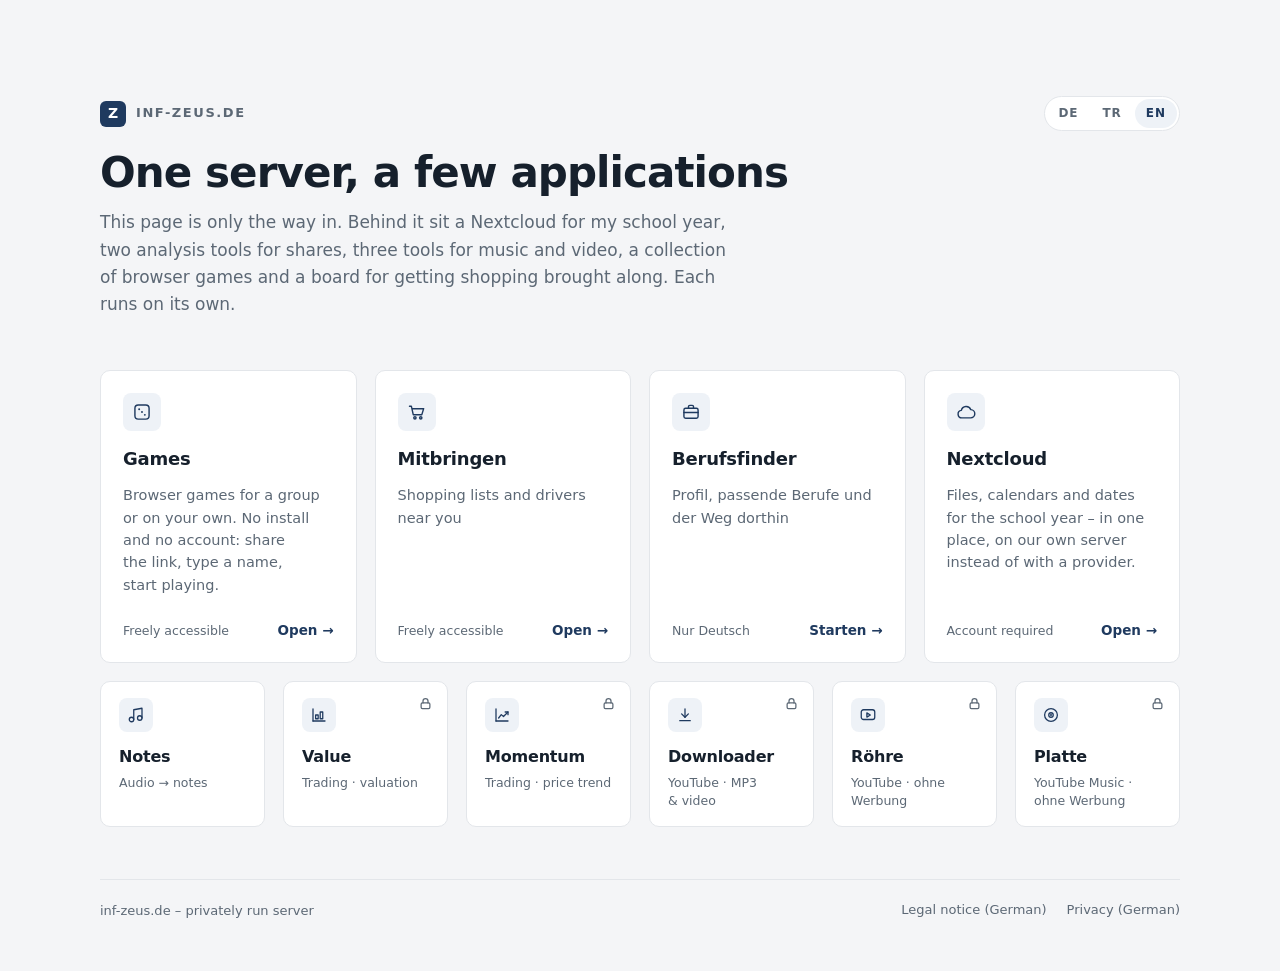
<file: index.html>
<!DOCTYPE html>
<html lang="de">
<head>
<meta charset="utf-8">
<meta name="viewport" content="width=device-width, initial-scale=1, viewport-fit=cover">
<title>inf-zeus.de</title>
<meta name="description" data-t-attr="content:start.beschreibung" content="Startseite von inf-zeus.de: Nextcloud für den Jahrgang, zwei Auswertungswerkzeuge für Aktien, Notenerkennung, ein Lader für Audio und Video und eine Sammlung Browserspiele.">
<meta name="theme-color" content="#f4f5f7">
<meta name="robots" content="index, follow">
<link rel="icon" href="data:image/svg+xml,<svg xmlns='http://www.w3.org/2000/svg' viewBox='0 0 32 32'><rect width='32' height='32' rx='7' fill='%231f3a5f'/><text x='16' y='22' font-family='system-ui,sans-serif' font-size='17' font-weight='700' fill='%23ffffff' text-anchor='middle'>Z</text></svg>">
<style>
/* Bewusst helles, ruhiges Layout: diese Seite ist die Visitenkarte vor den
   drei Anwendungen, nicht selbst eine Anwendung. Eine Akzentfarbe, Haarlinien
   statt Verlaeufe. Alles inline, damit die Startseite ohne einen einzigen
   weiteren Request steht. */
:root {
  --grund:   #f4f5f7;
  --flaeche: #ffffff;
  --linie:   #e3e6ea;
  --linie-stark: #c8d0da;
  --schrift: #16202c;
  --leise:   #5c6875;
  --akzent:  #1f3a5f;
  --akzent-hell: #eef2f7;
  --radius: 10px;
  --hoehe: 236px;   /* Hoehe einer vollen Kachel; die Stapel teilen sie */
  --spalt: 18px;    /* Abstand im Raster – die Stapel nutzen denselben */
  --breit: 1080px;  /* Kopf, Raster und Fuss enden an derselben Kante */
}

* { box-sizing: border-box; margin: 0; padding: 0; }

html { -webkit-text-size-adjust: 100%; }

body {
  min-height: 100dvh;
  background: var(--grund);
  color: var(--schrift);
  font: 400 16px/1.6 system-ui, -apple-system, "Segoe UI", Roboto, "Helvetica Neue", sans-serif;
  -webkit-font-smoothing: antialiased;
  display: flex;
  flex-direction: column;
  align-items: center;
  padding: clamp(40px, 8vw, 96px) 20px calc(48px + env(safe-area-inset-bottom));
  gap: clamp(32px, 5vw, 52px);
}

/* --- Kopf ---------------------------------------------------------------- */

header { width: 100%; max-width: var(--breit); }

/* Kopfzeile: Marke links, Sprachwahl rechts. Der Umschalter wird von
   sprache.js gefuellt und bleibt ohne JavaScript leer - deshalb :empty. */
.kopfzeile {
  display: flex;
  align-items: center;
  justify-content: space-between;
  gap: 12px;
  flex-wrap: wrap;
  margin-bottom: 18px;
}
.kopfzeile .marke { margin-bottom: 0; }

.sprachwahl {
  display: flex;
  gap: 2px;
  padding: 2px;
  border: 1px solid var(--linie);
  border-radius: 999px;
  background: var(--flaeche);
}
.sprachwahl:empty { display: none; }

.sprachknopf {
  font: inherit;
  font-size: 12px;
  font-weight: 700;
  letter-spacing: .08em;
  padding: 5px 11px;
  border: 0;
  border-radius: 999px;
  background: transparent;
  color: var(--leise);
  cursor: pointer;
  transition: color .18s ease, background .18s ease;
}
.sprachknopf:hover { color: var(--schrift); }
.sprachknopf.sel { background: var(--akzent-hell); color: var(--akzent); }
.sprachknopf:focus-visible { outline: 2px solid var(--akzent); outline-offset: 2px; }

.marke {
  display: inline-flex;
  align-items: center;
  gap: 10px;
  font-size: 13px;
  font-weight: 600;
  letter-spacing: .12em;
  text-transform: uppercase;
  color: var(--leise);
  margin-bottom: 18px;
}

.marke .zeichen {
  width: 26px;
  height: 26px;
  border-radius: 6px;
  background: var(--akzent);
  color: #fff;
  display: grid;
  place-items: center;
  font-size: 14px;
  font-weight: 700;
  letter-spacing: 0;
}

h1 {
  font-size: clamp(30px, 6vw, 42px);
  line-height: 1.15;
  letter-spacing: -.022em;
  font-weight: 650;
  text-wrap: balance;
}

.sub {
  margin-top: 12px;
  max-width: 58ch;
  color: var(--leise);
  font-size: clamp(15px, 2.4vw, 17px);
  text-wrap: pretty;
}

/* --- Raster -------------------------------------------------------------- */
/* Oben vier volle Kacheln, darunter die Werkzeuge als Reihe kleiner Kacheln.
   Breit vier nebeneinander, mittelbreit 2x2, schmal alles untereinander. */

.raster {
  width: 100%;
  max-width: var(--breit);
  display: grid;
  grid-template-columns: 1fr;
  gap: 16px;
}

@media (min-width: 640px) {
  .raster { grid-template-columns: repeat(2, 1fr); gap: var(--spalt); }
  .kachel { min-height: var(--hoehe); }
}

@media (min-width: 1000px) {
  .raster { grid-template-columns: repeat(4, 1fr); }
}

/* --- Kacheln ------------------------------------------------------------- */

.kachel {
  display: flex;
  flex-direction: column;
  gap: 10px;
  background: var(--flaeche);
  border: 1px solid var(--linie);
  border-radius: var(--radius);
  padding: 22px 22px 20px;
  text-decoration: none;
  color: inherit;
  transition: border-color .16s ease, box-shadow .16s ease;
}

.kachel:hover, .kachel:focus-visible {
  border-color: var(--linie-stark);
  box-shadow: 0 2px 12px rgba(22, 32, 44, .07);
}

.kachel:focus-visible {
  outline: 2px solid var(--akzent);
  outline-offset: 2px;
}

.symbol {
  width: 38px;
  height: 38px;
  border-radius: 8px;
  background: var(--akzent-hell);
  color: var(--akzent);
  display: grid;
  place-items: center;
  margin-bottom: 4px;
  flex: none;
}

.symbol svg { width: 20px; height: 20px; display: block; }

.kachel h2 {
  font-size: 18px;
  font-weight: 640;
  letter-spacing: -.012em;
}

.kachel p {
  color: var(--leise);
  font-size: 14.5px;
  line-height: 1.55;
  text-wrap: pretty;
}

/* Die Fusszeile jeder Kachel: links der Hinweis, rechts die Aktion. margin-top
   auto haelt sie unten, damit alle Kacheln an derselben Linie enden. */
.fuss {
  margin-top: auto;
  padding-top: 14px;
  display: flex;
  align-items: center;
  justify-content: space-between;
  gap: 12px;
  font-size: 13.5px;
  font-weight: 600;
  color: var(--akzent);
}

.fuss > :last-child { white-space: nowrap; }

.hinweis {
  font-weight: 400;
  color: var(--leise);
  font-size: 12.5px;
}

.pfeil {
  display: inline-block;
  transition: transform .16s ease;
}

.kachel:hover .pfeil { transform: translateX(3px); }

/* --- Werkzeuge: kleine Kacheln ueber die ganze Breite ---------------------- */
/* Flex mit Wachsen statt Raster: breit stehen alle fuenf in einer Reihe, und
   bricht es um, fuellt die letzte Reihe die Breite, statt halb leer zu
   bleiben. Bewusst nichts zum Aufklappen: ein Klick bis ins Werkzeug. */

.werkzeuge {
  grid-column: 1 / -1;
  display: flex;
  flex-wrap: wrap;
  gap: 16px;
}

.werkzeuge > .kachel { flex: 1 1 150px; }

/* Handy 2 + 2 + 1, mittelbreit 3 + 2, breit alle fuenf in einer Reihe. */
@media (min-width: 640px) {
  .werkzeuge { gap: var(--spalt); }
  .werkzeuge > .kachel { flex-basis: 30%; }
}

@media (min-width: 1000px) {
  .werkzeuge > .kachel { flex-basis: 0; }
}

.kachel { position: relative; }

.kachel.klein {
  min-height: 0;
  gap: 4px;
  padding: 16px 18px;
}

.klein .symbol {
  width: 34px;
  height: 34px;
  margin-bottom: 8px;
}

.klein .symbol svg { width: 18px; height: 18px; }

.klein h2 { font-size: 16px; }

.klein p {
  font-size: 12.5px;
  line-height: 1.45;
}

/* Das Schloss oben rechts an allem, was nach /anmelden/ fragt. Nextcloud
   bekommt keins - dort gibt es eigene, offene Konten. */
.schloss {
  position: absolute;
  top: 14px;
  right: 14px;
  width: 15px;
  height: 15px;
  color: var(--leise);
}

/* --- Fuss ---------------------------------------------------------------- */

footer {
  width: 100%;
  max-width: var(--breit);
  border-top: 1px solid var(--linie);
  padding-top: 20px;
  display: flex;
  flex-wrap: wrap;
  align-items: center;
  justify-content: space-between;
  gap: 12px 24px;
  color: var(--leise);
  font-size: 13px;
}

footer nav { display: flex; gap: 20px; flex-wrap: wrap; }

footer a {
  color: var(--leise);
  text-decoration: none;
  border-bottom: 1px solid transparent;
  padding-bottom: 1px;
  transition: color .16s ease, border-color .16s ease;
}

footer a:hover, footer a:focus-visible {
  color: var(--schrift);
  border-color: var(--linie-stark);
  outline: none;
}

@media (prefers-reduced-motion: reduce) {
  * { transition: none !important; }
}
</style>
</head>
<body>

<header>
  <div class="kopfzeile">
    <div class="marke"><span class="zeichen" aria-hidden="true">Z</span>inf-zeus.de</div>
    <!-- Wird von sprache.js gefuellt; ohne JavaScript bleibt er leer. -->
    <div data-sprachwahl aria-label="Sprache"></div>
  </div>
  <h1 data-t="start.h1">Ein Server, ein paar Anwendungen</h1>
  <p class="sub" data-t-html="start.sub">Diese Seite ist nur der Einstieg. Dahinter liegen eine Nextcloud für
    meinen Jahrgang, zwei Auswertungswerkzeuge für Aktien, drei Werkzeuge für
    Musik und Videos, eine Sammlung Browserspiele und ein Brett, auf dem man sich
    Einkäufe mitbringen lässt. Jedes läuft eigenständig.</p>
</header>

<main class="raster">

  <a class="kachel" href="/spiele/">
    <span class="symbol" aria-hidden="true">
      <svg viewBox="0 0 24 24" fill="none" stroke="currentColor" stroke-width="1.7"
           stroke-linecap="round" stroke-linejoin="round">
        <rect x="3.5" y="3.5" width="17" height="17" rx="4"/>
        <circle cx="8.6" cy="8.6" r="1.15" fill="currentColor" stroke="none"/>
        <circle cx="12" cy="12" r="1.15" fill="currentColor" stroke="none"/>
        <circle cx="15.4" cy="15.4" r="1.15" fill="currentColor" stroke="none"/>
      </svg>
    </span>
    <h2 data-t="start.spiele">Spiele</h2>
    <p data-t-html="start.spieleText">Browserspiele für die Runde oder allein. Ohne Installation und ohne
      Konto: Link teilen, Namen eintippen, losspielen.</p>
    <span class="fuss">
      <span class="hinweis" data-t="start.frei">Frei zugänglich</span>
      <span data-t-html="start.oeffnen">Öffnen <span class="pfeil" aria-hidden="true">→</span></span>
    </span>
  </a>

  <!-- Mitbringen (seit 21.10.2026). doku/mitbringen.md -->
  <a class="kachel" href="/mitbringen/">
    <span class="symbol" aria-hidden="true">
      <svg viewBox="0 0 24 24" fill="none" stroke="currentColor" stroke-width="1.7"
           stroke-linecap="round" stroke-linejoin="round">
        <path d="M3 5h2.2l2.3 10.2h10.3L20 8H6.4"/>
        <circle cx="9.5" cy="19" r="1.4"/><circle cx="16.5" cy="19" r="1.4"/>
      </svg>
    </span>
    <h2 data-t="start.mitbringen">Mitbringen</h2>
    <p data-t="start.mitbringenText">Einkaufslisten und Fahrer in deiner Nähe</p>
    <span class="fuss">
      <span class="hinweis" data-t="start.frei">Frei zugänglich</span>
      <span data-t-html="start.oeffnen">Öffnen <span class="pfeil" aria-hidden="true">→</span></span>
    </span>
  </a>

  <!-- Berufsfinder (seit 20.10.2026). Nur Deutsch, deshalb ohne data-t: die
       Kachel bleibt auch auf der tuerkischen und englischen Startseite deutsch,
       wie die Seite dahinter. -->
  <a class="kachel" href="/berufsfinder/">
    <span class="symbol" aria-hidden="true">
      <svg viewBox="0 0 24 24" fill="none" stroke="currentColor" stroke-width="1.7"
           stroke-linecap="round" stroke-linejoin="round">
        <rect x="3.5" y="7.5" width="17" height="12" rx="2"/>
        <path d="M9 7.5V5.5a1.5 1.5 0 0 1 1.5-1.5h3A1.5 1.5 0 0 1 15 5.5v2"/>
        <path d="M3.5 12.5h17"/>
      </svg>
    </span>
    <h2>Berufsfinder</h2>
    <p>Profil, passende Berufe und der Weg dorthin</p>
    <span class="fuss">
      <span class="hinweis">Nur Deutsch</span>
      <span>Starten <span class="pfeil" aria-hidden="true">→</span></span>
    </span>
  </a>

  <!-- Nextcloud ohne Schloss: sie hat eigene Konten, und neue kommen dazu -
       das ist nicht die eine Anmeldung der Werkzeuge darunter. -->
  <a class="kachel" href="/nextcloud/">
    <span class="symbol" aria-hidden="true">
      <svg viewBox="0 0 24 24" fill="none" stroke="currentColor" stroke-width="1.7"
           stroke-linecap="round" stroke-linejoin="round">
        <path d="M17.5 19H7a4.5 4.5 0 0 1-.6-8.96A6 6 0 0 1 17.8 9.2 4.4 4.4 0 0 1 17.5 19Z"/>
      </svg>
    </span>
    <h2>Nextcloud</h2>
    <p data-t-html="start.cloud">Dateien, Kalender und Termine für den Jahrgang – an einer Stelle, auf
      eigenem Server statt bei einem Anbieter.</p>
    <span class="fuss">
      <span class="hinweis" data-t="start.konto">Konto erforderlich</span>
      <span data-t-html="start.oeffnen">Öffnen <span class="pfeil" aria-hidden="true">→</span></span>
    </span>
  </a>

  <!-- Die Werkzeuge: eine Reihe kleiner Kacheln. Das Schloss oben rechts heisst
       "dahinter fragt /anmelden/" (doku/betrieb.md, "Anmeldung") - die
       gesperrten stehen deshalb zusammen am Ende. -->
  <div class="werkzeuge">

  <a class="kachel klein" href="/noten/">
    <span class="symbol" aria-hidden="true">
      <svg viewBox="0 0 24 24" fill="none" stroke="currentColor" stroke-width="1.7"
           stroke-linecap="round" stroke-linejoin="round">
        <path d="M9 18V5l11-2v13"/><circle cx="6" cy="18" r="3"/><circle cx="17" cy="16" r="3"/>
      </svg>
    </span>
    <h2 data-t="start.noten">Noten</h2>
    <p data-t="start.notenText">Audio → Noten</p>
  </a>

  <a class="kachel klein" href="/tradebot_value/">
    <span class="symbol" aria-hidden="true">
      <svg viewBox="0 0 24 24" fill="none" stroke="currentColor" stroke-width="1.7"
           stroke-linecap="round" stroke-linejoin="round">
        <path d="M4 20V4"/><path d="M4 20h16"/>
        <rect x="7.5" y="12" width="3.4" height="5"/>
        <rect x="13.6" y="8" width="3.4" height="9"/>
      </svg>
    </span>
    <svg class="schloss" viewBox="0 0 24 24" fill="none" stroke="currentColor" stroke-width="2"
         stroke-linecap="round" stroke-linejoin="round" role="img"
         data-t-attr="aria-label:start.passwort" aria-label="Mit Passwort"><title data-t="start.passwort">Mit Passwort</title>
      <rect x="5" y="11" width="14" height="9" rx="2"/><path d="M8 11V8a4 4 0 0 1 8 0v3"/>
    </svg>
    <h2>Value</h2>
    <p data-t="start.value">Trading · Bewertung</p>
  </a>

  <a class="kachel klein" href="/tradingbot_momentum/">
    <span class="symbol" aria-hidden="true">
      <svg viewBox="0 0 24 24" fill="none" stroke="currentColor" stroke-width="1.7"
           stroke-linecap="round" stroke-linejoin="round">
        <path d="M4 20V4"/><path d="M4 20h16"/>
        <path d="M7.5 16l3.5-4.5 3 2.5L20 8"/>
        <path d="M16.2 8H20v3.6"/>
      </svg>
    </span>
    <svg class="schloss" viewBox="0 0 24 24" fill="none" stroke="currentColor" stroke-width="2"
         stroke-linecap="round" stroke-linejoin="round" role="img"
         data-t-attr="aria-label:start.passwort" aria-label="Mit Passwort"><title data-t="start.passwort">Mit Passwort</title>
      <rect x="5" y="11" width="14" height="9" rx="2"/><path d="M8 11V8a4 4 0 0 1 8 0v3"/>
    </svg>
    <h2>Momentum</h2>
    <p data-t="start.momentum">Trading · Kursverlauf</p>
  </a>

  <!-- rel=nofollow beim Lader, der Roehre und der Platte: fuer Suchmaschinen liegt
       dahinter nur die Anmeldung. -->
  <a class="kachel klein" href="/downloader/" rel="nofollow">
    <span class="symbol" aria-hidden="true">
      <svg viewBox="0 0 24 24" fill="none" stroke="currentColor" stroke-width="1.7"
           stroke-linecap="round" stroke-linejoin="round">
        <path d="M12 4v11"/><path d="M7.5 10.5 12 15l4.5-4.5"/><path d="M5 19.5h14"/>
      </svg>
    </span>
    <svg class="schloss" viewBox="0 0 24 24" fill="none" stroke="currentColor" stroke-width="2"
         stroke-linecap="round" stroke-linejoin="round" role="img"
         data-t-attr="aria-label:start.passwort" aria-label="Mit Passwort"><title data-t="start.passwort">Mit Passwort</title>
      <rect x="5" y="11" width="14" height="9" rx="2"/><path d="M8 11V8a4 4 0 0 1 8 0v3"/>
    </svg>
    <h2 data-t="start.lader">Lader</h2>
    <p data-t="start.laderText">YouTube · MP3 &amp; Video</p>
  </a>

  <!-- Roehre (seit 21.10.2026 auf der Startseite). Nur Deutsch wie der
       Berufsfinder, deshalb ohne data-t. doku/roehre.md -->
  <a class="kachel klein" href="/roehre/" rel="nofollow">
    <span class="symbol" aria-hidden="true">
      <svg viewBox="0 0 24 24" fill="none" stroke="currentColor" stroke-width="1.7"
           stroke-linecap="round" stroke-linejoin="round">
        <rect x="3" y="5" width="18" height="13" rx="3"/><path d="M10.5 9.2v5.6l4.6-2.8z"/>
      </svg>
    </span>
    <svg class="schloss" viewBox="0 0 24 24" fill="none" stroke="currentColor" stroke-width="2"
         stroke-linecap="round" stroke-linejoin="round" role="img"
         data-t-attr="aria-label:start.passwort" aria-label="Mit Passwort"><title data-t="start.passwort">Mit Passwort</title>
      <rect x="5" y="11" width="14" height="9" rx="2"/><path d="M8 11V8a4 4 0 0 1 8 0v3"/>
    </svg>
    <h2>Röhre</h2>
    <p>YouTube · ohne Werbung</p>
  </a>

  <!-- Platte (seit 23.10.2026). Nur Deutsch wie die Roehre, deshalb ohne
       data-t. doku/platte.md -->
  <a class="kachel klein" href="/platte/" rel="nofollow">
    <span class="symbol" aria-hidden="true">
      <svg viewBox="0 0 24 24" fill="none" stroke="currentColor" stroke-width="1.7"
           stroke-linecap="round" stroke-linejoin="round">
        <circle cx="12" cy="12" r="8.5"/><circle cx="12" cy="12" r="3"/><circle cx="12" cy="12" r=".6"/>
      </svg>
    </span>
    <svg class="schloss" viewBox="0 0 24 24" fill="none" stroke="currentColor" stroke-width="2"
         stroke-linecap="round" stroke-linejoin="round" role="img"
         data-t-attr="aria-label:start.passwort" aria-label="Mit Passwort"><title data-t="start.passwort">Mit Passwort</title>
      <rect x="5" y="11" width="14" height="9" rx="2"/><path d="M8 11V8a4 4 0 0 1 8 0v3"/>
    </svg>
    <h2>Platte</h2>
    <p>YouTube Music · ohne Werbung</p>
  </a>

  </div>

</main>

<footer>
  <span data-t="start.fuss">inf-zeus.de – privat betriebener Server</span>
  <nav>
    <a href="/recht/impressum/" data-t="start.impressum">Impressum</a>
    <a href="/recht/datenschutz/" data-t="start.datenschutz">Datenschutz</a>
  </nav>
</footer>

<!-- Sprachen. Deutsch steht im HTML darueber; dieses Modul legt Tuerkisch und
     Englisch darauf. Ohne JavaScript bleibt alles deutsch und vollstaendig. -->
<script type="module">
  import { starteSprache } from "./sprache.js";
  import { WOERTER } from "./texte.js";
  starteSprache(WOERTER);
</script>

</body>
</html>
</file>
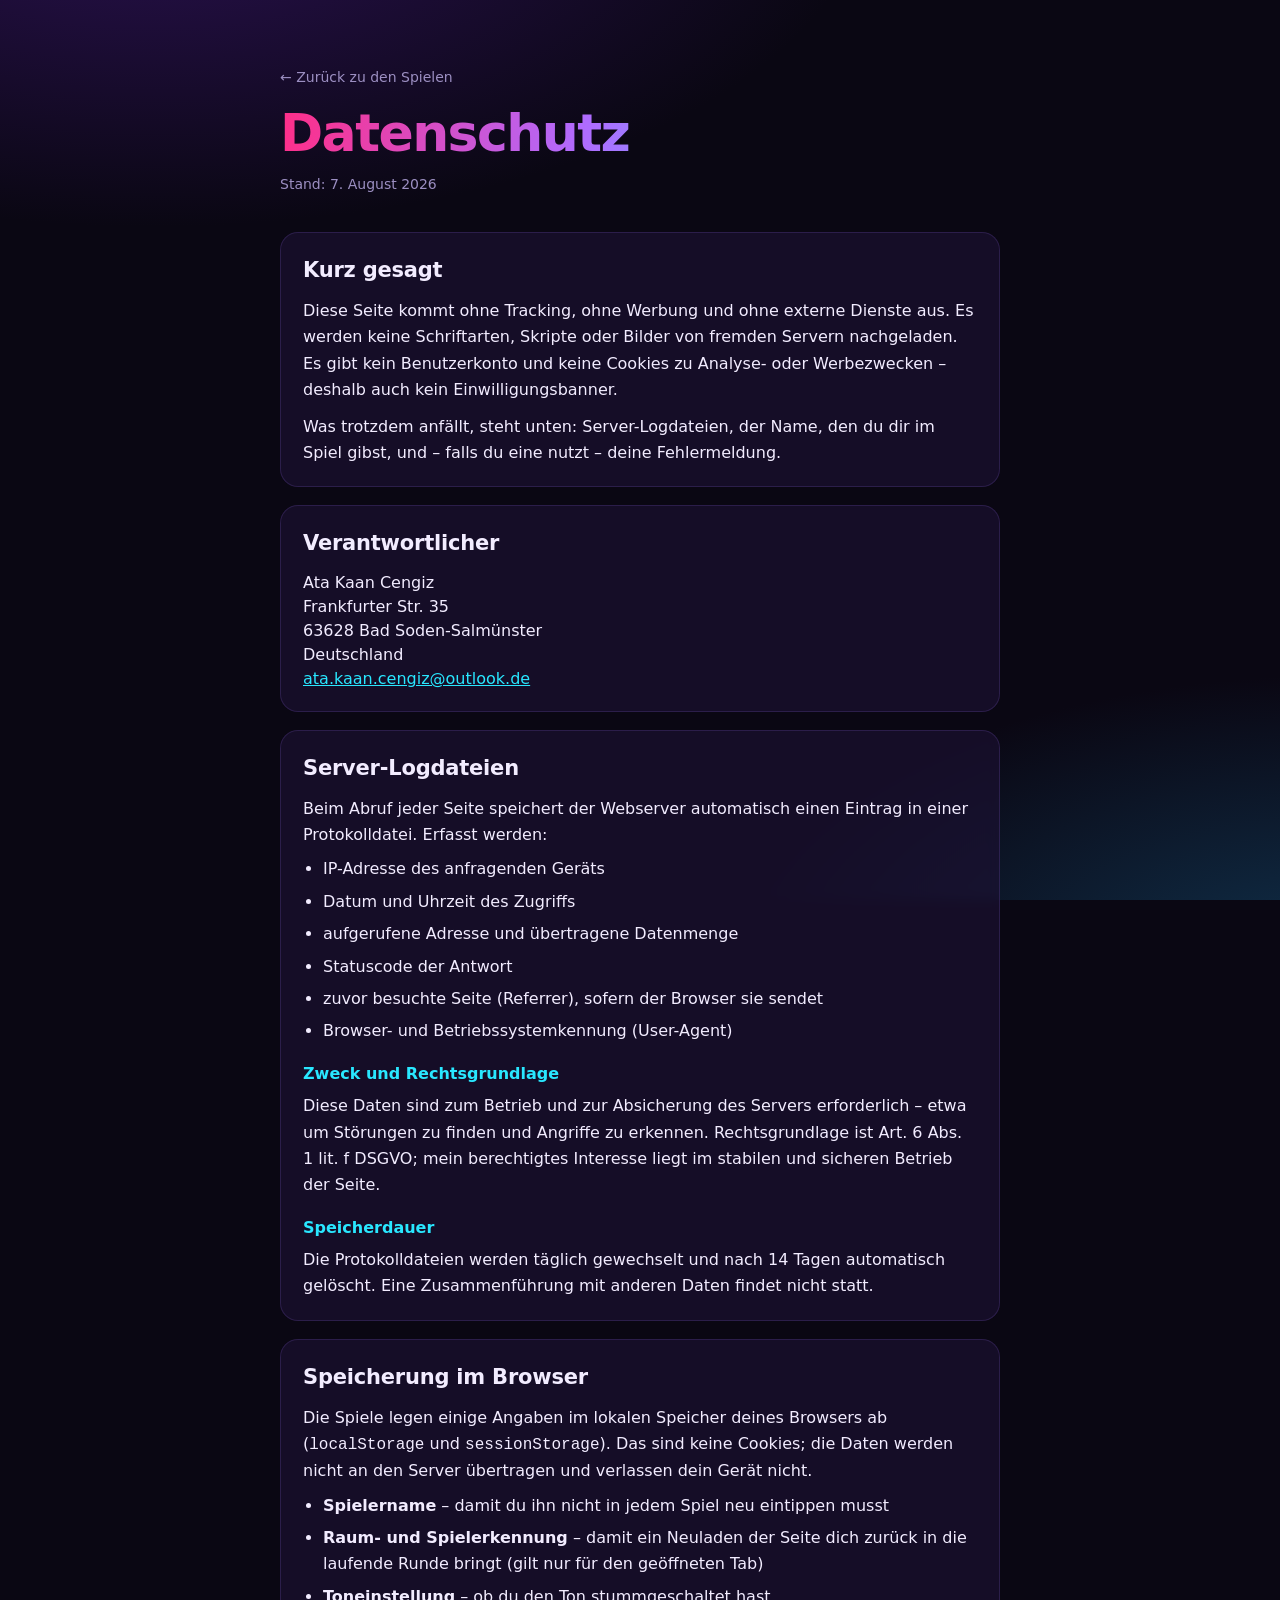
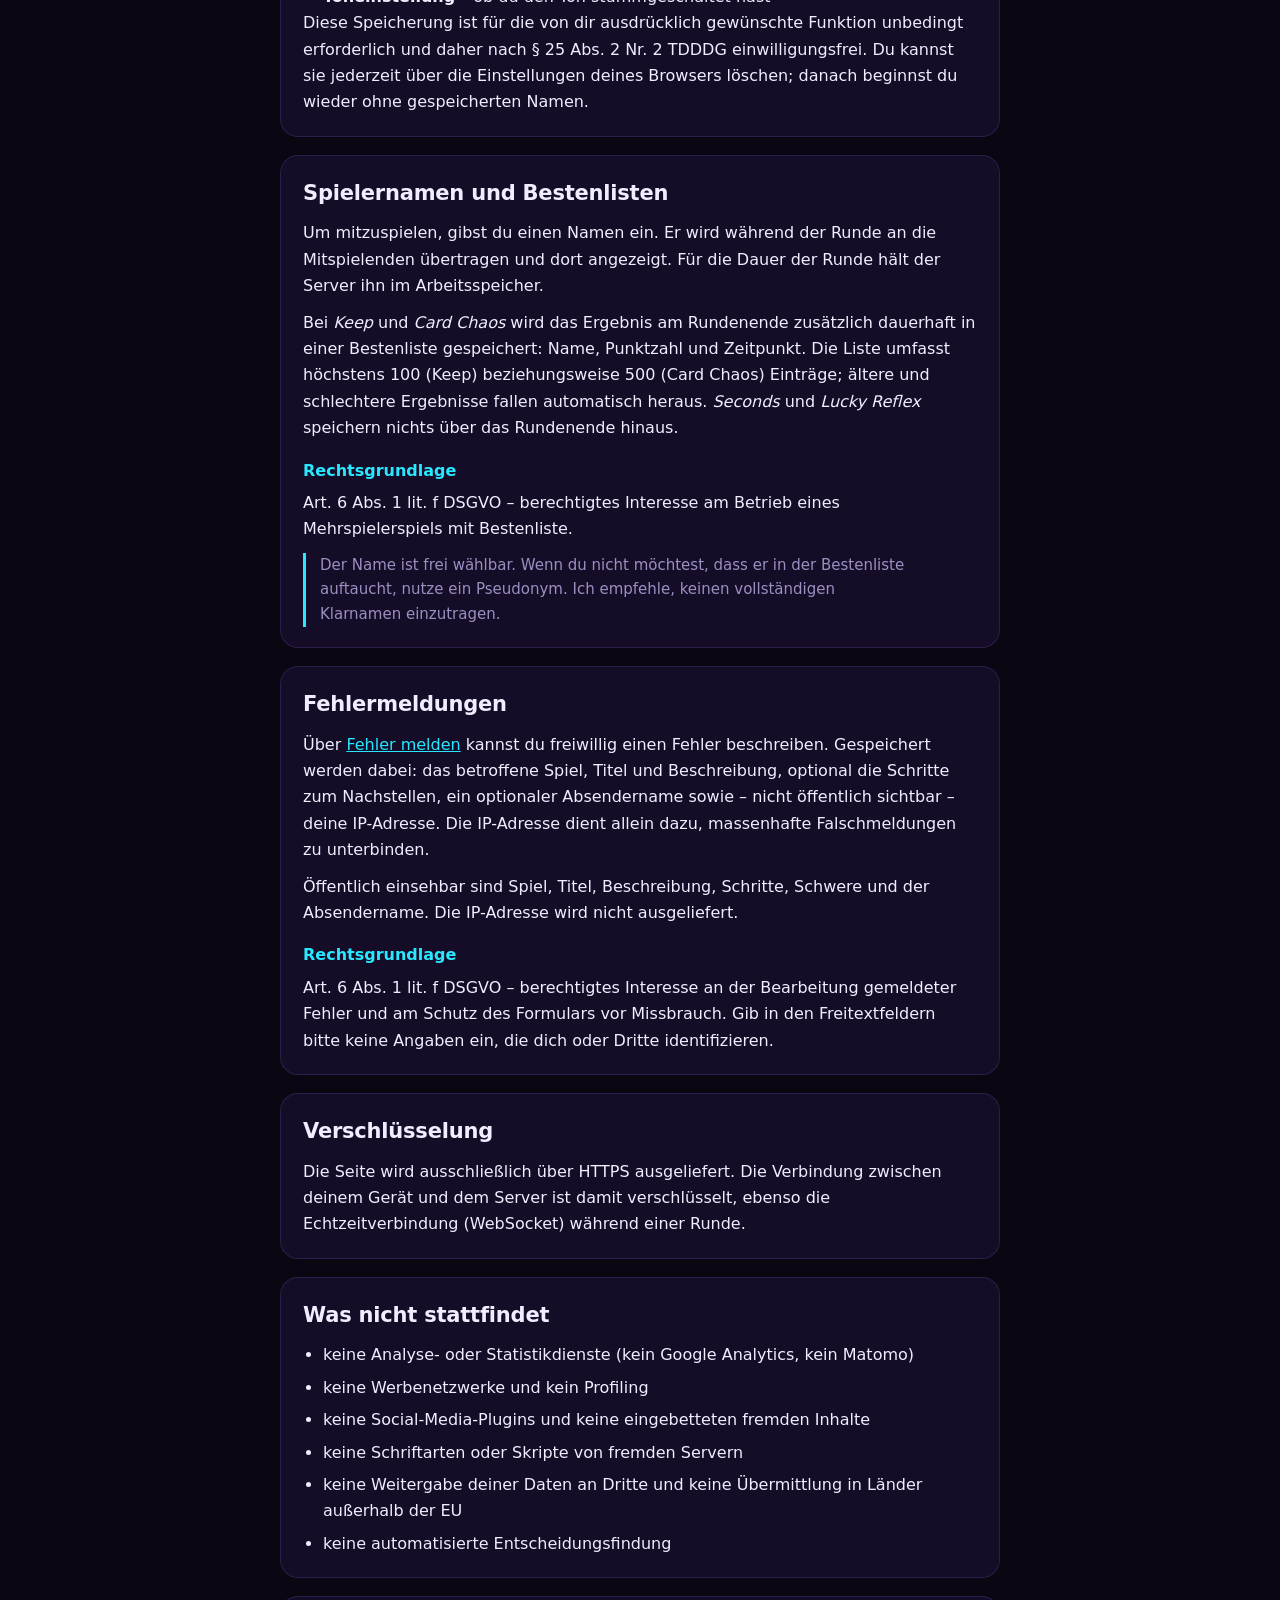
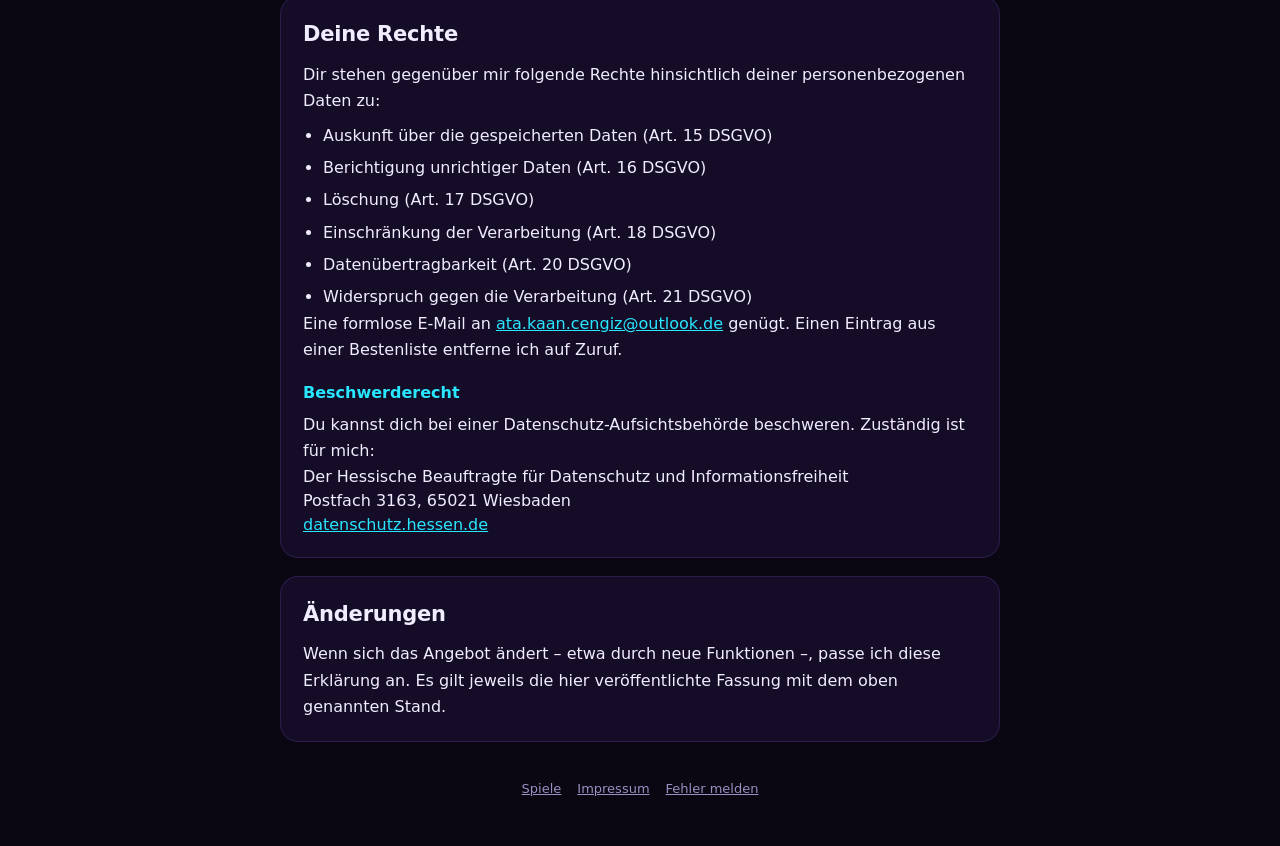
<file: datenschutz/index.html>
<!DOCTYPE html>
<html lang="de">
<head>
<meta charset="utf-8">
<meta name="viewport" content="width=device-width, initial-scale=1, viewport-fit=cover">
<title>Datenschutzerklärung – inf-zeus.de</title>
<meta name="description" content="Welche Daten inf-zeus.de verarbeitet: Server-Logs, Spielernamen, Bestenlisten, Fehlermeldungen. Keine Tracker, keine Werbung.">
<meta name="theme-color" content="#0a0713">
<meta name="robots" content="index, follow">
<link rel="icon" href="data:image/svg+xml,<svg xmlns='http://www.w3.org/2000/svg' viewBox='0 0 100 100'><text y='.9em' font-size='90'>🎲</text></svg>">
<link rel="stylesheet" href="/recht.css">
</head>
<body>

<header>
  <a class="zurueck" href="/spiele/">← Zurück zu den Spielen</a>
  <h1>Datenschutz</h1>
  <p class="stand">Stand: 7. August 2026</p>
</header>

<main>

  <section>
    <h2>Kurz gesagt</h2>
    <p>Diese Seite kommt ohne Tracking, ohne Werbung und ohne externe Dienste
      aus. Es werden keine Schriftarten, Skripte oder Bilder von fremden Servern
      nachgeladen. Es gibt kein Benutzerkonto und keine Cookies zu Analyse- oder
      Werbezwecken – deshalb auch kein Einwilligungsbanner.</p>
    <p>Was trotzdem anfällt, steht unten: Server-Logdateien, der Name, den du
      dir im Spiel gibst, und – falls du eine nutzt – deine Fehlermeldung.</p>
  </section>

  <section>
    <h2>Verantwortlicher</h2>
    <address>
      Ata Kaan Cengiz<br>
      Frankfurter Str. 35<br>
      63628 Bad Soden-Salmünster<br>
      Deutschland<br>
      <a href="mailto:ata.kaan.cengiz@outlook.de">ata.kaan.cengiz@outlook.de</a>
    </address>
  </section>

  <section>
    <h2>Server-Logdateien</h2>
    <p>Beim Abruf jeder Seite speichert der Webserver automatisch einen Eintrag
      in einer Protokolldatei. Erfasst werden:</p>
    <ul>
      <li>IP-Adresse des anfragenden Geräts</li>
      <li>Datum und Uhrzeit des Zugriffs</li>
      <li>aufgerufene Adresse und übertragene Datenmenge</li>
      <li>Statuscode der Antwort</li>
      <li>zuvor besuchte Seite (Referrer), sofern der Browser sie sendet</li>
      <li>Browser- und Betriebssystemkennung (User-Agent)</li>
    </ul>
    <h3>Zweck und Rechtsgrundlage</h3>
    <p>Diese Daten sind zum Betrieb und zur Absicherung des Servers
      erforderlich – etwa um Störungen zu finden und Angriffe zu erkennen.
      Rechtsgrundlage ist Art. 6 Abs. 1 lit. f DSGVO; mein berechtigtes
      Interesse liegt im stabilen und sicheren Betrieb der Seite.</p>
    <h3>Speicherdauer</h3>
    <p>Die Protokolldateien werden täglich gewechselt und nach 14 Tagen
      automatisch gelöscht. Eine Zusammenführung mit anderen Daten findet nicht
      statt.</p>
  </section>

  <section>
    <h2>Speicherung im Browser</h2>
    <p>Die Spiele legen einige Angaben im lokalen Speicher deines Browsers ab
      (<code>localStorage</code> und <code>sessionStorage</code>). Das sind keine
      Cookies; die Daten werden nicht an den Server übertragen und verlassen dein
      Gerät nicht.</p>
    <ul>
      <li><strong>Spielername</strong> – damit du ihn nicht in jedem Spiel neu
        eintippen musst</li>
      <li><strong>Raum- und Spielerkennung</strong> – damit ein Neuladen der
        Seite dich zurück in die laufende Runde bringt (gilt nur für den
        geöffneten Tab)</li>
      <li><strong>Toneinstellung</strong> – ob du den Ton stummgeschaltet
        hast</li>
    </ul>
    <p>Diese Speicherung ist für die von dir ausdrücklich gewünschte Funktion
      unbedingt erforderlich und daher nach § 25 Abs. 2 Nr. 2 TDDDG
      einwilligungsfrei. Du kannst sie jederzeit über die Einstellungen deines
      Browsers löschen; danach beginnst du wieder ohne gespeicherten Namen.</p>
  </section>

  <section>
    <h2>Spielernamen und Bestenlisten</h2>
    <p>Um mitzuspielen, gibst du einen Namen ein. Er wird während der Runde an
      die Mitspielenden übertragen und dort angezeigt. Für die Dauer der Runde
      hält der Server ihn im Arbeitsspeicher.</p>
    <p>Bei <em>Keep</em> und <em>Card Chaos</em> wird das Ergebnis am Rundenende
      zusätzlich dauerhaft in einer Bestenliste gespeichert: Name, Punktzahl und
      Zeitpunkt. Die Liste umfasst höchstens 100 (Keep) beziehungsweise 500
      (Card Chaos) Einträge; ältere und schlechtere Ergebnisse fallen automatisch
      heraus. <em>Seconds</em> und <em>Lucky Reflex</em> speichern nichts über das
      Rundenende hinaus.</p>
    <h3>Rechtsgrundlage</h3>
    <p>Art. 6 Abs. 1 lit. f DSGVO – berechtigtes Interesse am Betrieb eines
      Mehrspielerspiels mit Bestenliste.</p>
    <p class="hinweis">Der Name ist frei wählbar. Wenn du nicht möchtest, dass er
      in der Bestenliste auftaucht, nutze ein Pseudonym. Ich empfehle, keinen
      vollständigen Klarnamen einzutragen.</p>
  </section>

  <section>
    <h2>Fehlermeldungen</h2>
    <p>Über <a href="/bugreport/">Fehler melden</a> kannst du freiwillig einen
      Fehler beschreiben. Gespeichert werden dabei: das betroffene Spiel, Titel
      und Beschreibung, optional die Schritte zum Nachstellen, ein optionaler
      Absendername sowie – nicht öffentlich sichtbar – deine IP-Adresse. Die
      IP-Adresse dient allein dazu, massenhafte Falschmeldungen zu unterbinden.</p>
    <p>Öffentlich einsehbar sind Spiel, Titel, Beschreibung, Schritte, Schwere
      und der Absendername. Die IP-Adresse wird nicht ausgeliefert.</p>
    <h3>Rechtsgrundlage</h3>
    <p>Art. 6 Abs. 1 lit. f DSGVO – berechtigtes Interesse an der Bearbeitung
      gemeldeter Fehler und am Schutz des Formulars vor Missbrauch. Gib in den
      Freitextfeldern bitte keine Angaben ein, die dich oder Dritte
      identifizieren.</p>
  </section>

  <section>
    <h2>Verschlüsselung</h2>
    <p>Die Seite wird ausschließlich über HTTPS ausgeliefert. Die Verbindung
      zwischen deinem Gerät und dem Server ist damit verschlüsselt, ebenso die
      Echtzeitverbindung (WebSocket) während einer Runde.</p>
  </section>

  <section>
    <h2>Was nicht stattfindet</h2>
    <ul>
      <li>keine Analyse- oder Statistikdienste (kein Google Analytics, kein Matomo)</li>
      <li>keine Werbenetzwerke und kein Profiling</li>
      <li>keine Social-Media-Plugins und keine eingebetteten fremden Inhalte</li>
      <li>keine Schriftarten oder Skripte von fremden Servern</li>
      <li>keine Weitergabe deiner Daten an Dritte und keine Übermittlung in
        Länder außerhalb der EU</li>
      <li>keine automatisierte Entscheidungsfindung</li>
    </ul>
  </section>

  <section>
    <h2>Deine Rechte</h2>
    <p>Dir stehen gegenüber mir folgende Rechte hinsichtlich deiner
      personenbezogenen Daten zu:</p>
    <ul>
      <li>Auskunft über die gespeicherten Daten (Art. 15 DSGVO)</li>
      <li>Berichtigung unrichtiger Daten (Art. 16 DSGVO)</li>
      <li>Löschung (Art. 17 DSGVO)</li>
      <li>Einschränkung der Verarbeitung (Art. 18 DSGVO)</li>
      <li>Datenübertragbarkeit (Art. 20 DSGVO)</li>
      <li>Widerspruch gegen die Verarbeitung (Art. 21 DSGVO)</li>
    </ul>
    <p>Eine formlose E-Mail an
      <a href="mailto:ata.kaan.cengiz@outlook.de">ata.kaan.cengiz@outlook.de</a>
      genügt. Einen Eintrag aus einer Bestenliste entferne ich auf Zuruf.</p>
    <h3>Beschwerderecht</h3>
    <p>Du kannst dich bei einer Datenschutz-Aufsichtsbehörde beschweren.
      Zuständig ist für mich:</p>
    <address>
      Der Hessische Beauftragte für Datenschutz und Informationsfreiheit<br>
      Postfach 3163, 65021 Wiesbaden<br>
      <a href="https://datenschutz.hessen.de">datenschutz.hessen.de</a>
    </address>
  </section>

  <section>
    <h2>Änderungen</h2>
    <p>Wenn sich das Angebot ändert – etwa durch neue Funktionen –, passe ich
      diese Erklärung an. Es gilt jeweils die hier veröffentlichte Fassung mit
      dem oben genannten Stand.</p>
  </section>

</main>

<footer>
  <a href="/spiele/">Spiele</a>
  <a href="/impressum/">Impressum</a>
  <a href="/bugreport/">Fehler melden</a>
</footer>

</body>
</html>
</file>
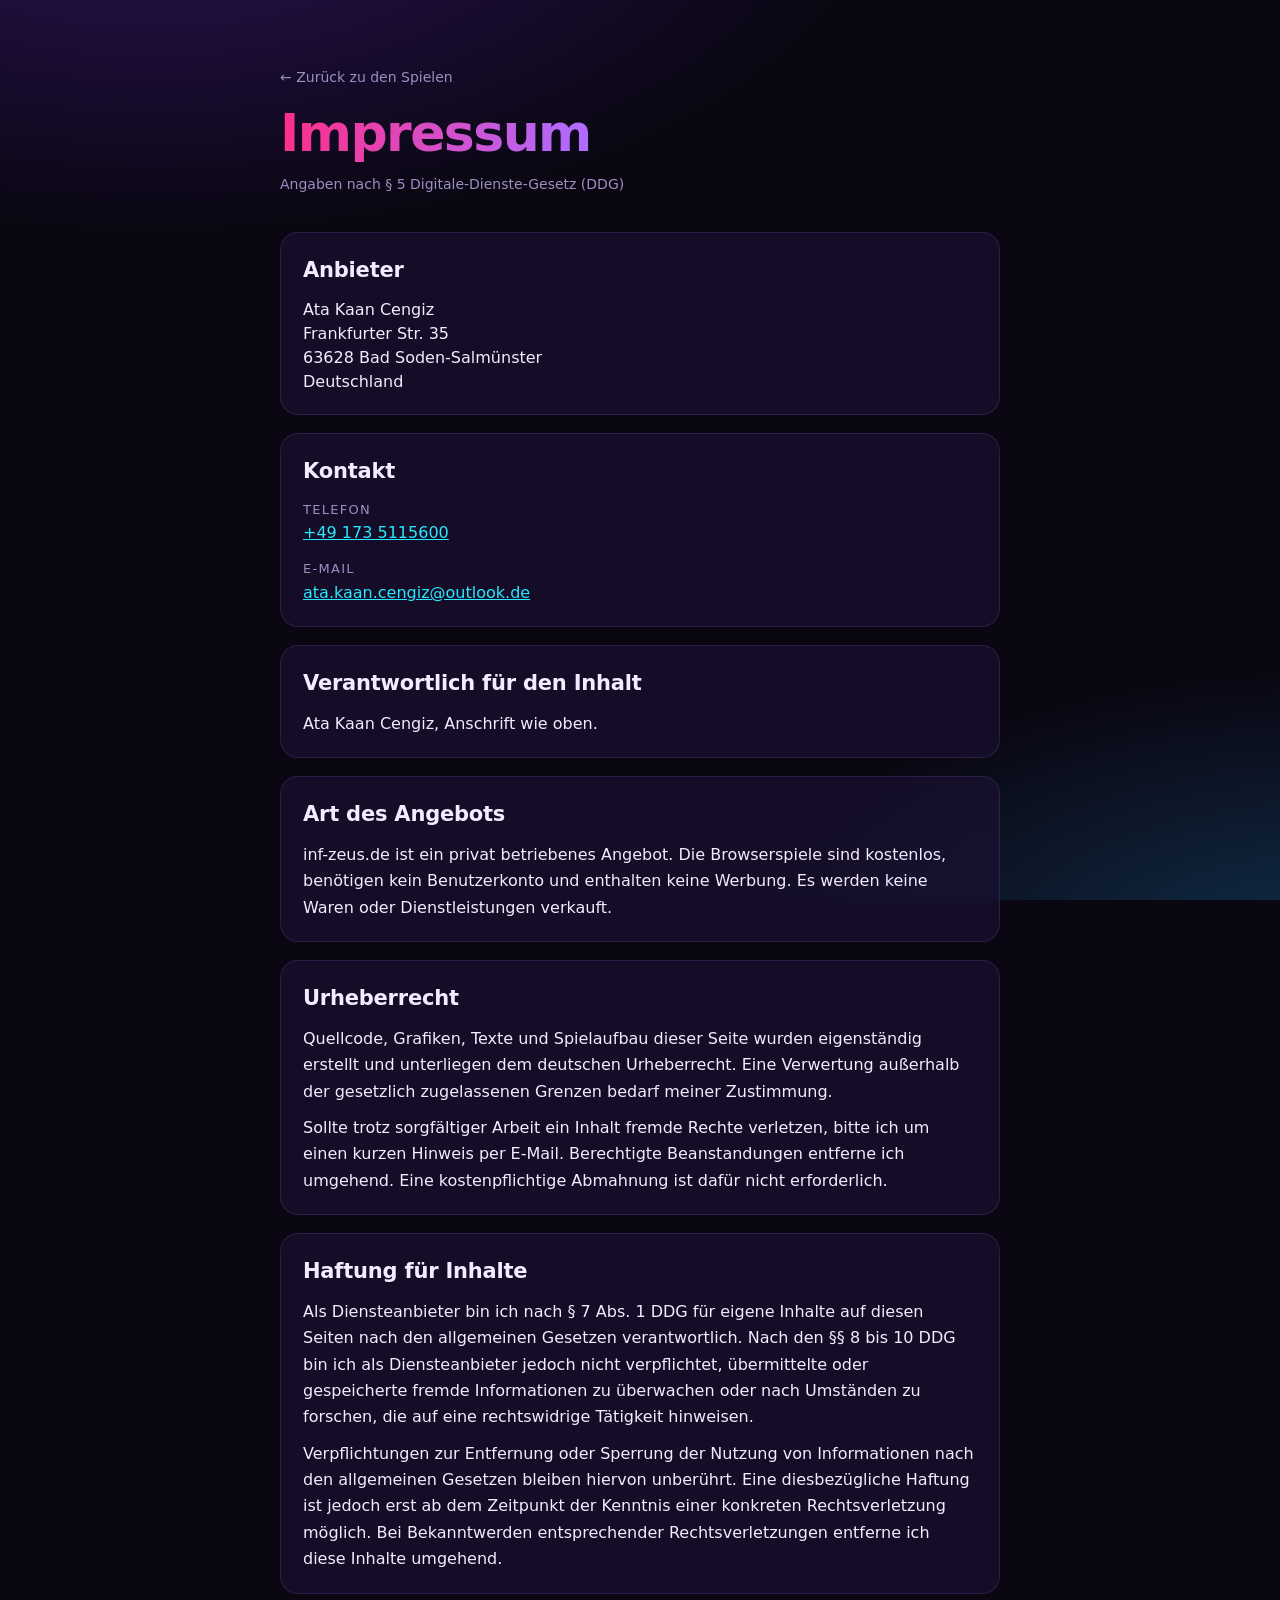
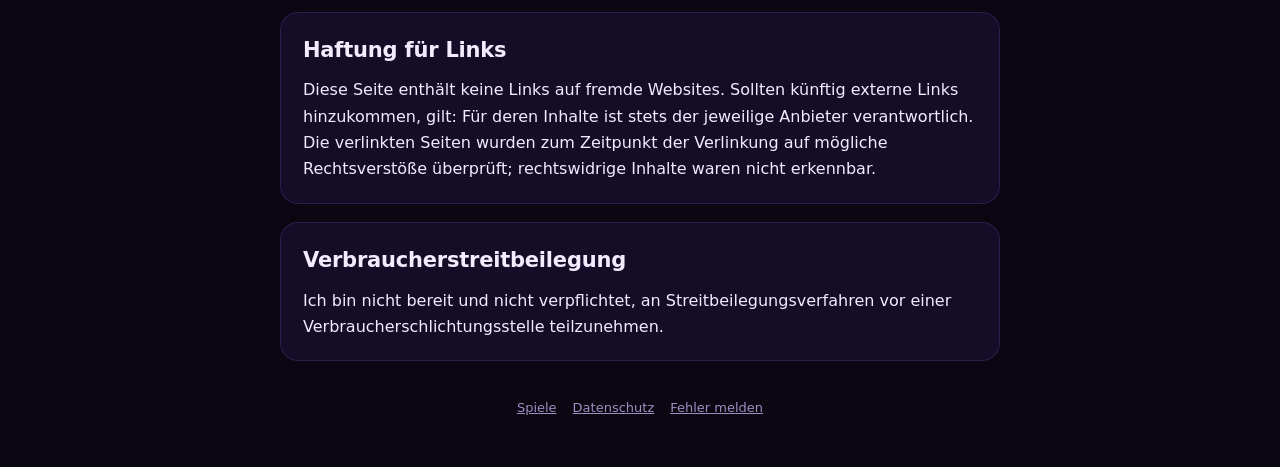
<file: impressum/index.html>
<!DOCTYPE html>
<html lang="de">
<head>
<meta charset="utf-8">
<meta name="viewport" content="width=device-width, initial-scale=1, viewport-fit=cover">
<title>Impressum – inf-zeus.de</title>
<meta name="description" content="Anbieterkennzeichnung nach § 5 DDG für inf-zeus.de.">
<meta name="theme-color" content="#0a0713">
<meta name="robots" content="index, follow">
<link rel="icon" href="data:image/svg+xml,<svg xmlns='http://www.w3.org/2000/svg' viewBox='0 0 100 100'><text y='.9em' font-size='90'>🎲</text></svg>">
<link rel="stylesheet" href="/recht.css">
</head>
<body>

<header>
  <a class="zurueck" href="/spiele/">← Zurück zu den Spielen</a>
  <h1>Impressum</h1>
  <p class="stand">Angaben nach § 5 Digitale-Dienste-Gesetz (DDG)</p>
</header>

<main>

  <section>
    <h2>Anbieter</h2>
    <address>
      Ata Kaan Cengiz<br>
      Frankfurter Str. 35<br>
      63628 Bad Soden-Salmünster<br>
      Deutschland
    </address>
  </section>

  <section>
    <h2>Kontakt</h2>
    <dl>
      <dt>Telefon</dt>
      <dd><a href="tel:+491735115600">+49 173 5115600</a></dd>
      <dt>E-Mail</dt>
      <dd><a href="mailto:ata.kaan.cengiz@outlook.de">ata.kaan.cengiz@outlook.de</a></dd>
    </dl>
  </section>

  <section>
    <h2>Verantwortlich für den Inhalt</h2>
    <p>Ata Kaan Cengiz, Anschrift wie oben.</p>
  </section>

  <section>
    <h2>Art des Angebots</h2>
    <p>inf-zeus.de ist ein privat betriebenes Angebot. Die Browserspiele sind
      kostenlos, benötigen kein Benutzerkonto und enthalten keine Werbung.
      Es werden keine Waren oder Dienstleistungen verkauft.</p>
  </section>

  <section>
    <h2>Urheberrecht</h2>
    <p>Quellcode, Grafiken, Texte und Spielaufbau dieser Seite wurden
      eigenständig erstellt und unterliegen dem deutschen Urheberrecht. Eine
      Verwertung außerhalb der gesetzlich zugelassenen Grenzen bedarf meiner
      Zustimmung.</p>
    <p>Sollte trotz sorgfältiger Arbeit ein Inhalt fremde Rechte verletzen,
      bitte ich um einen kurzen Hinweis per E-Mail. Berechtigte Beanstandungen
      entferne ich umgehend. Eine kostenpflichtige Abmahnung ist dafür nicht
      erforderlich.</p>
  </section>

  <section>
    <h2>Haftung für Inhalte</h2>
    <p>Als Diensteanbieter bin ich nach § 7 Abs. 1 DDG für eigene Inhalte auf
      diesen Seiten nach den allgemeinen Gesetzen verantwortlich. Nach den
      §§ 8 bis 10 DDG bin ich als Diensteanbieter jedoch nicht verpflichtet,
      übermittelte oder gespeicherte fremde Informationen zu überwachen oder
      nach Umständen zu forschen, die auf eine rechtswidrige Tätigkeit
      hinweisen.</p>
    <p>Verpflichtungen zur Entfernung oder Sperrung der Nutzung von
      Informationen nach den allgemeinen Gesetzen bleiben hiervon unberührt.
      Eine diesbezügliche Haftung ist jedoch erst ab dem Zeitpunkt der Kenntnis
      einer konkreten Rechtsverletzung möglich. Bei Bekanntwerden entsprechender
      Rechtsverletzungen entferne ich diese Inhalte umgehend.</p>
  </section>

  <section>
    <h2>Haftung für Links</h2>
    <p>Diese Seite enthält keine Links auf fremde Websites. Sollten künftig
      externe Links hinzukommen, gilt: Für deren Inhalte ist stets der
      jeweilige Anbieter verantwortlich. Die verlinkten Seiten wurden zum
      Zeitpunkt der Verlinkung auf mögliche Rechtsverstöße überprüft;
      rechtswidrige Inhalte waren nicht erkennbar.</p>
  </section>

  <section>
    <h2>Verbraucherstreitbeilegung</h2>
    <p>Ich bin nicht bereit und nicht verpflichtet, an Streitbeilegungsverfahren
      vor einer Verbraucherschlichtungsstelle teilzunehmen.</p>
  </section>

</main>

<footer>
  <a href="/spiele/">Spiele</a>
  <a href="/datenschutz/">Datenschutz</a>
  <a href="/bugreport/">Fehler melden</a>
</footer>

</body>
</html>
</file>
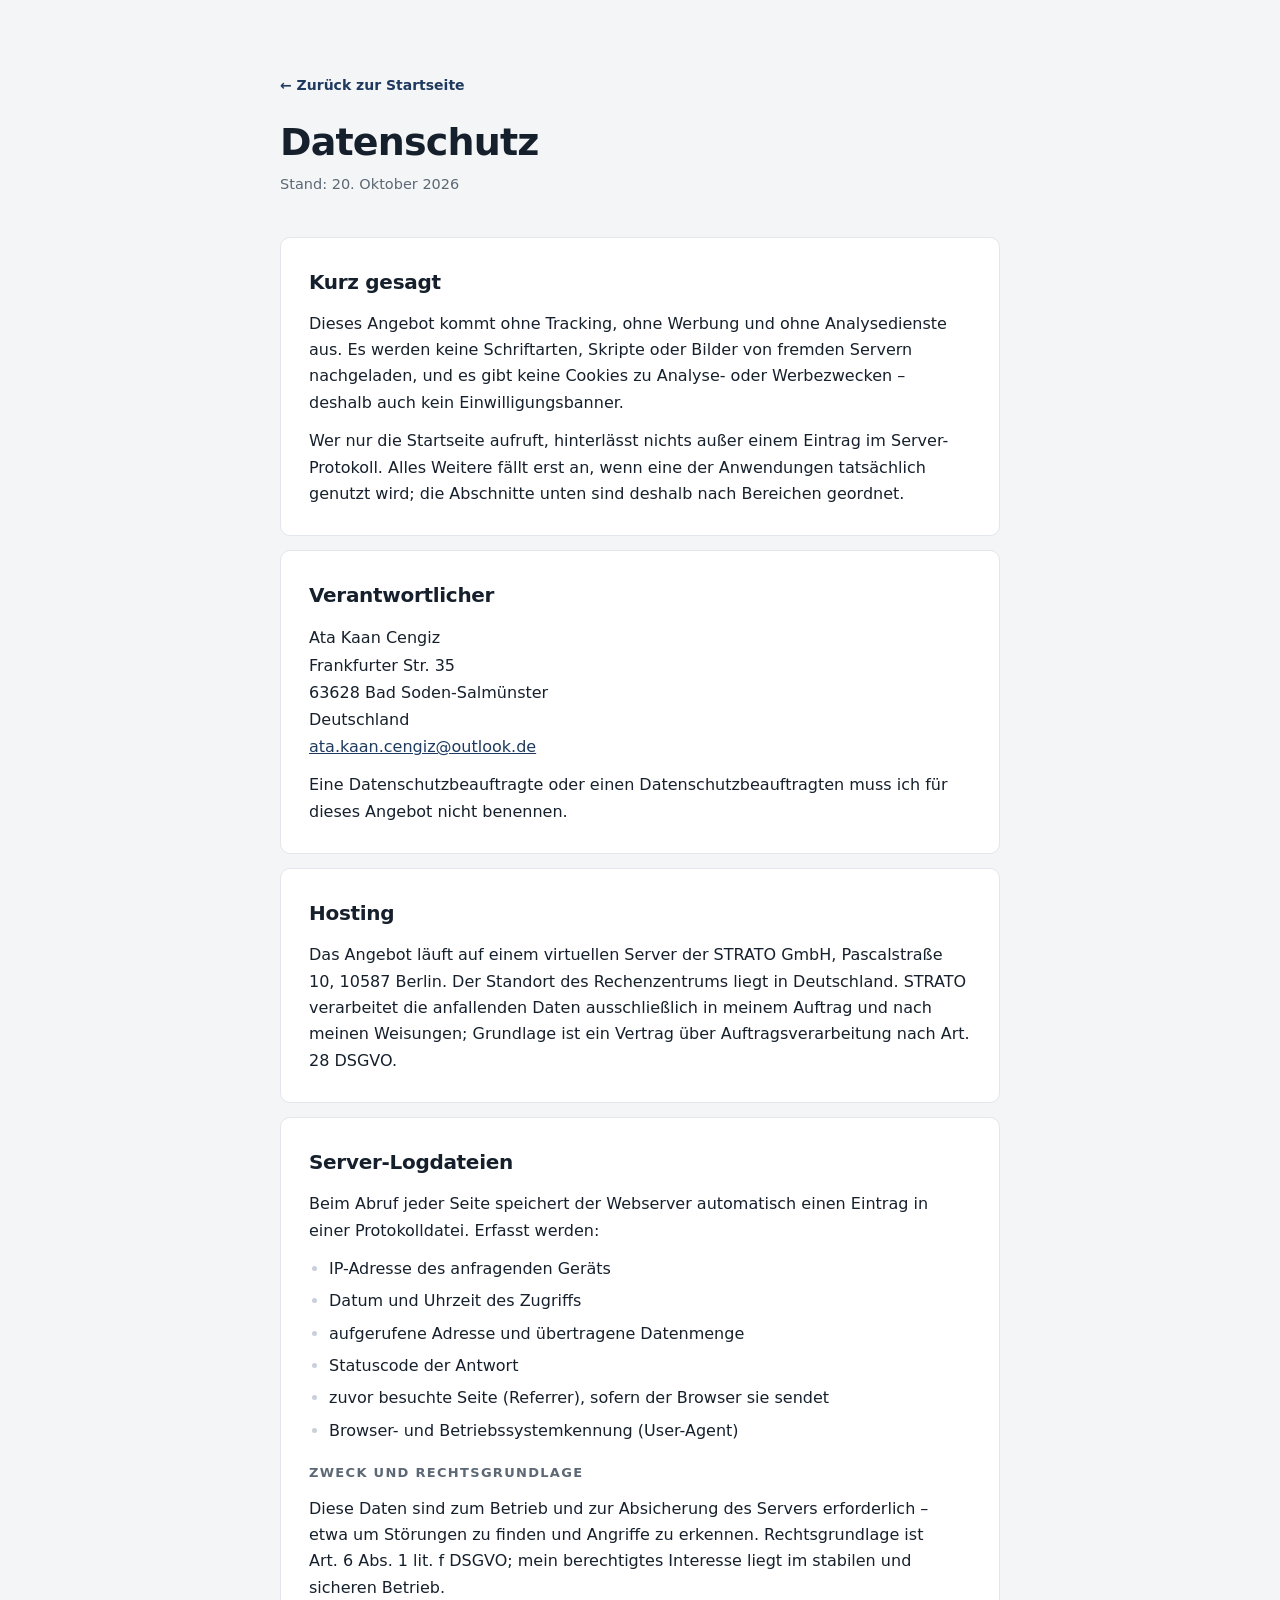
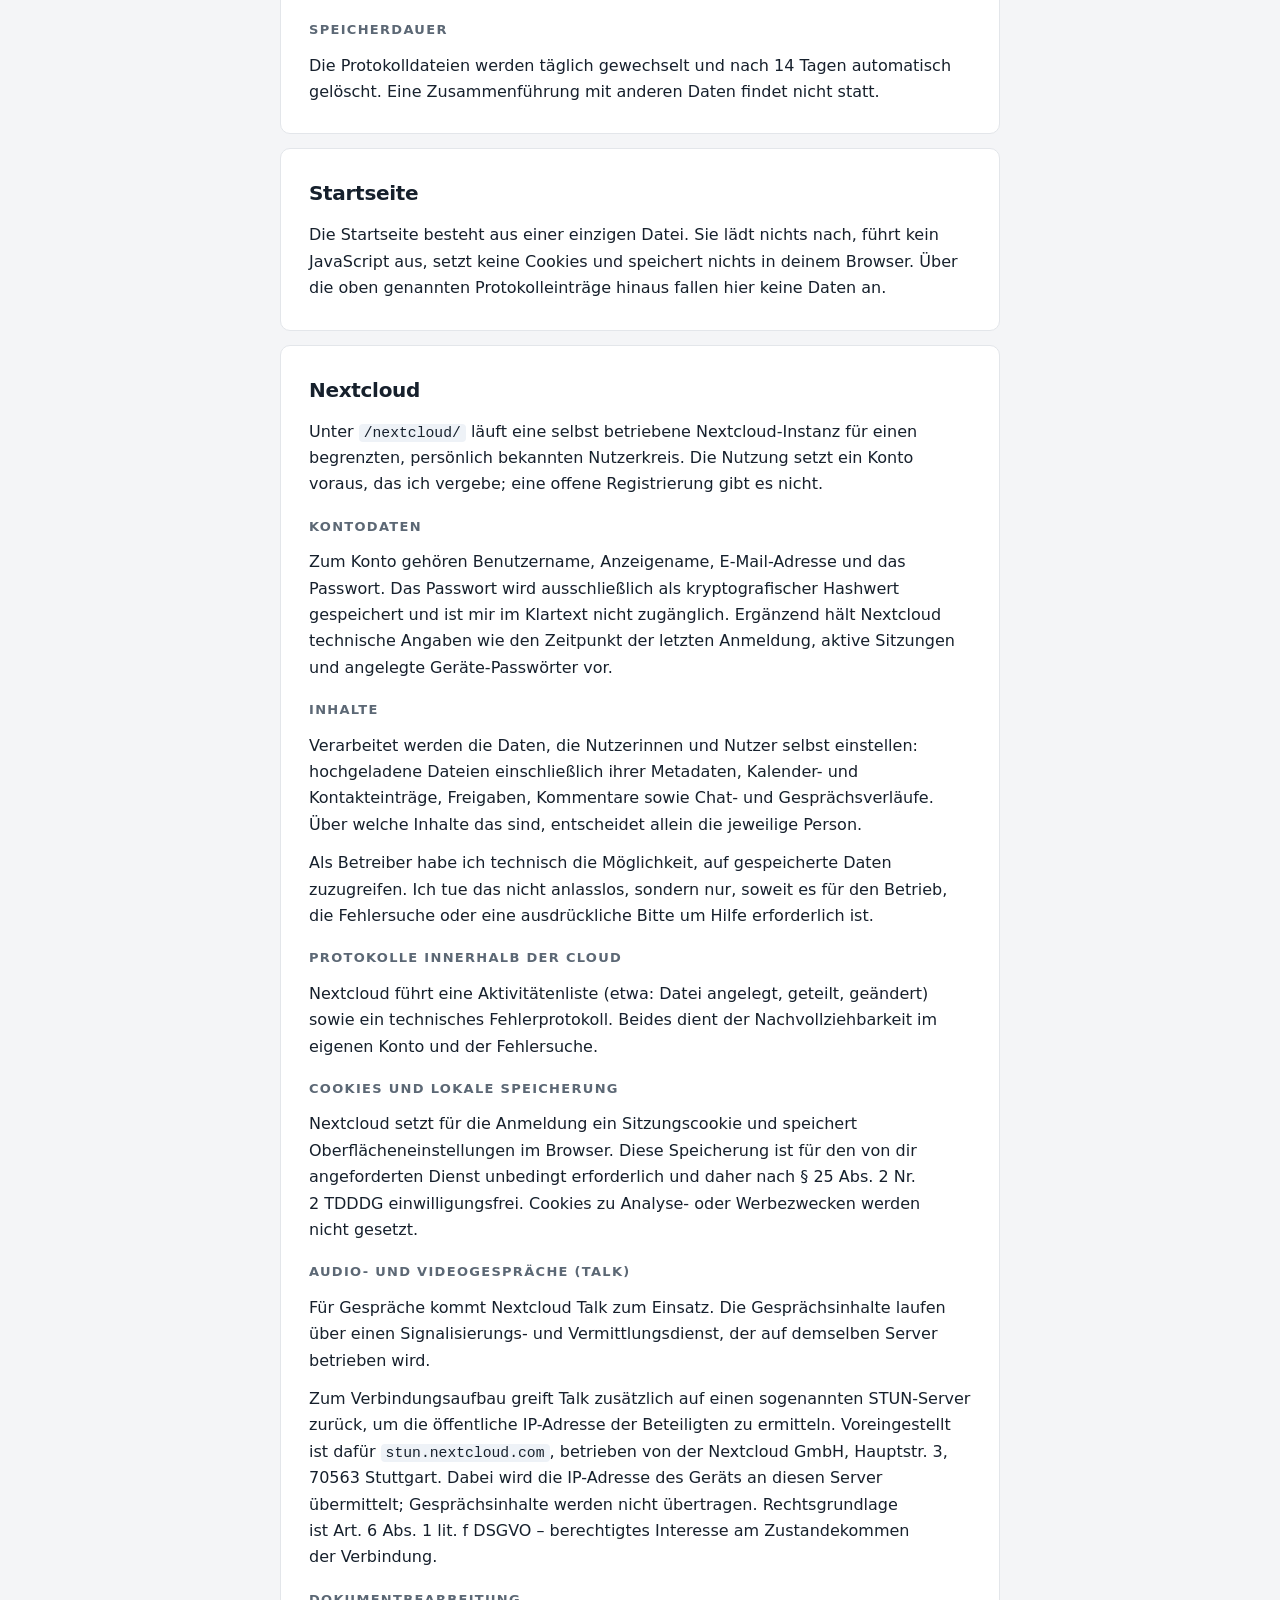
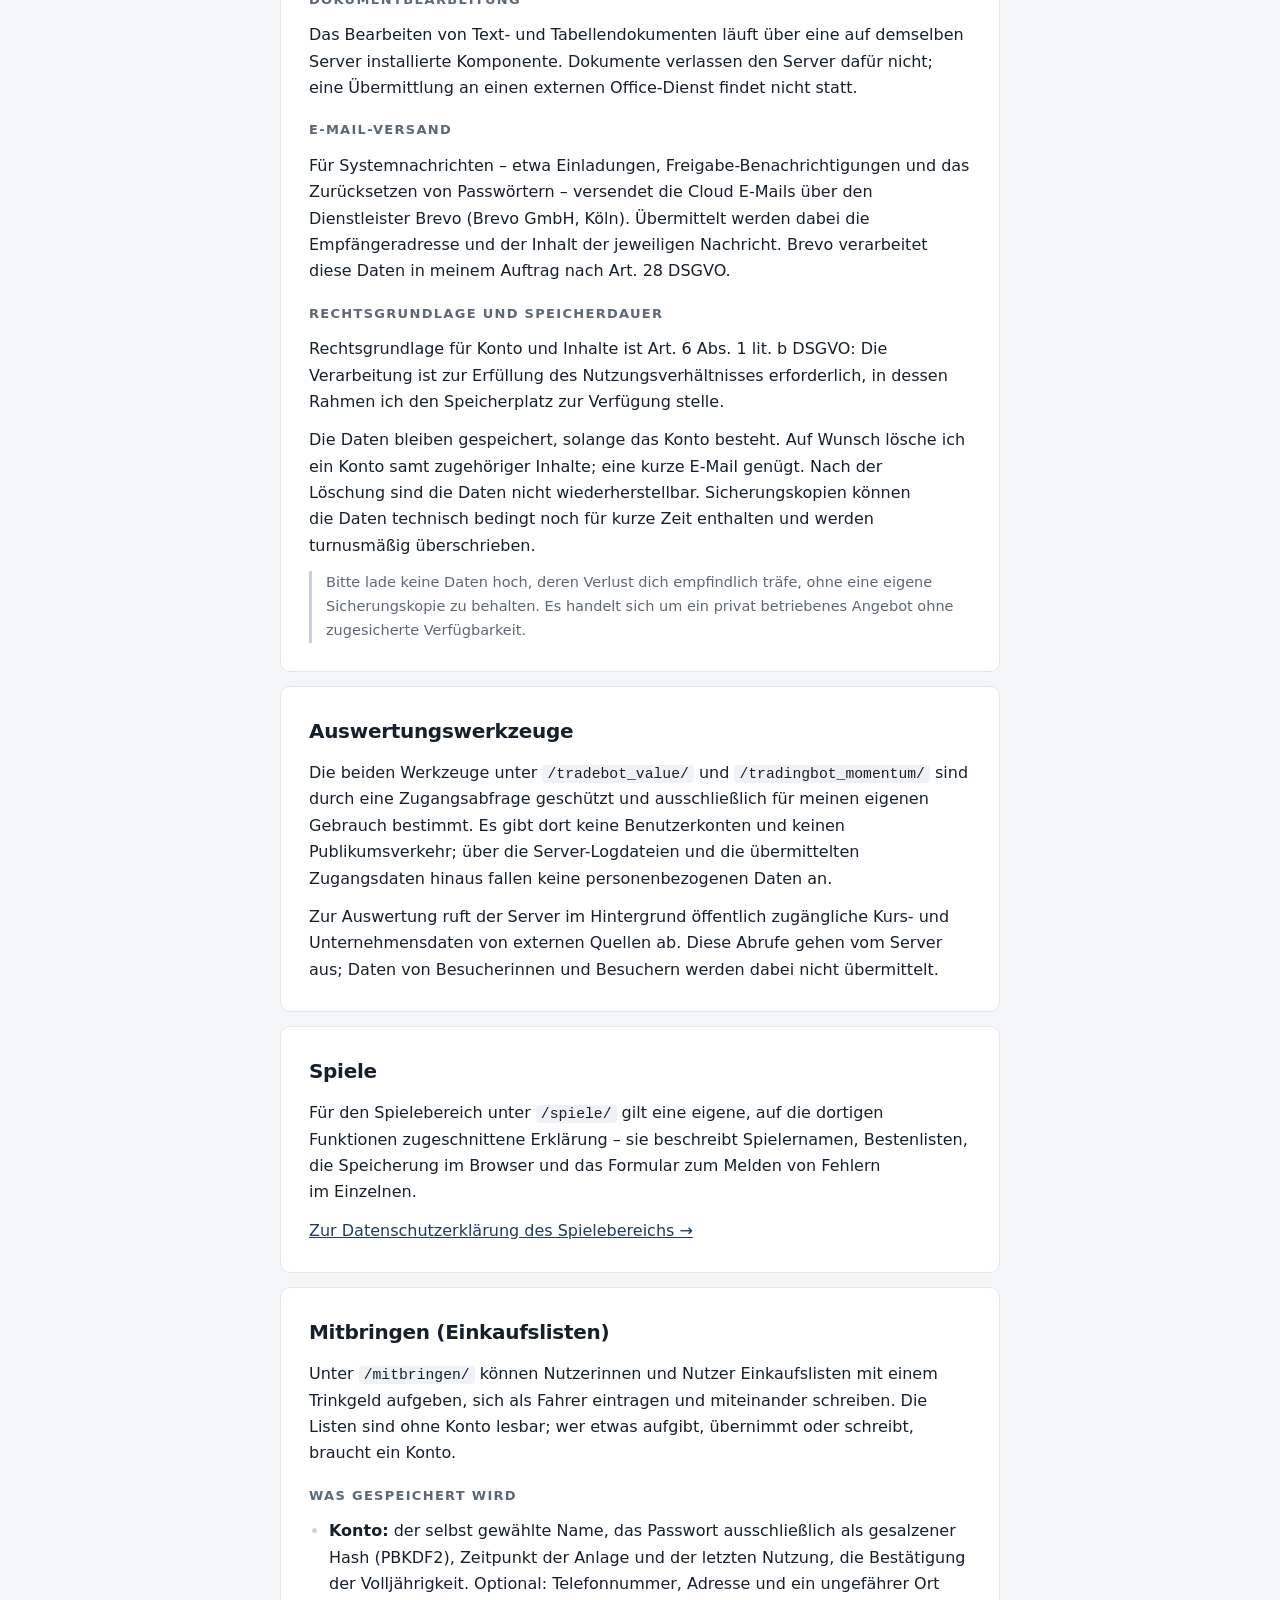
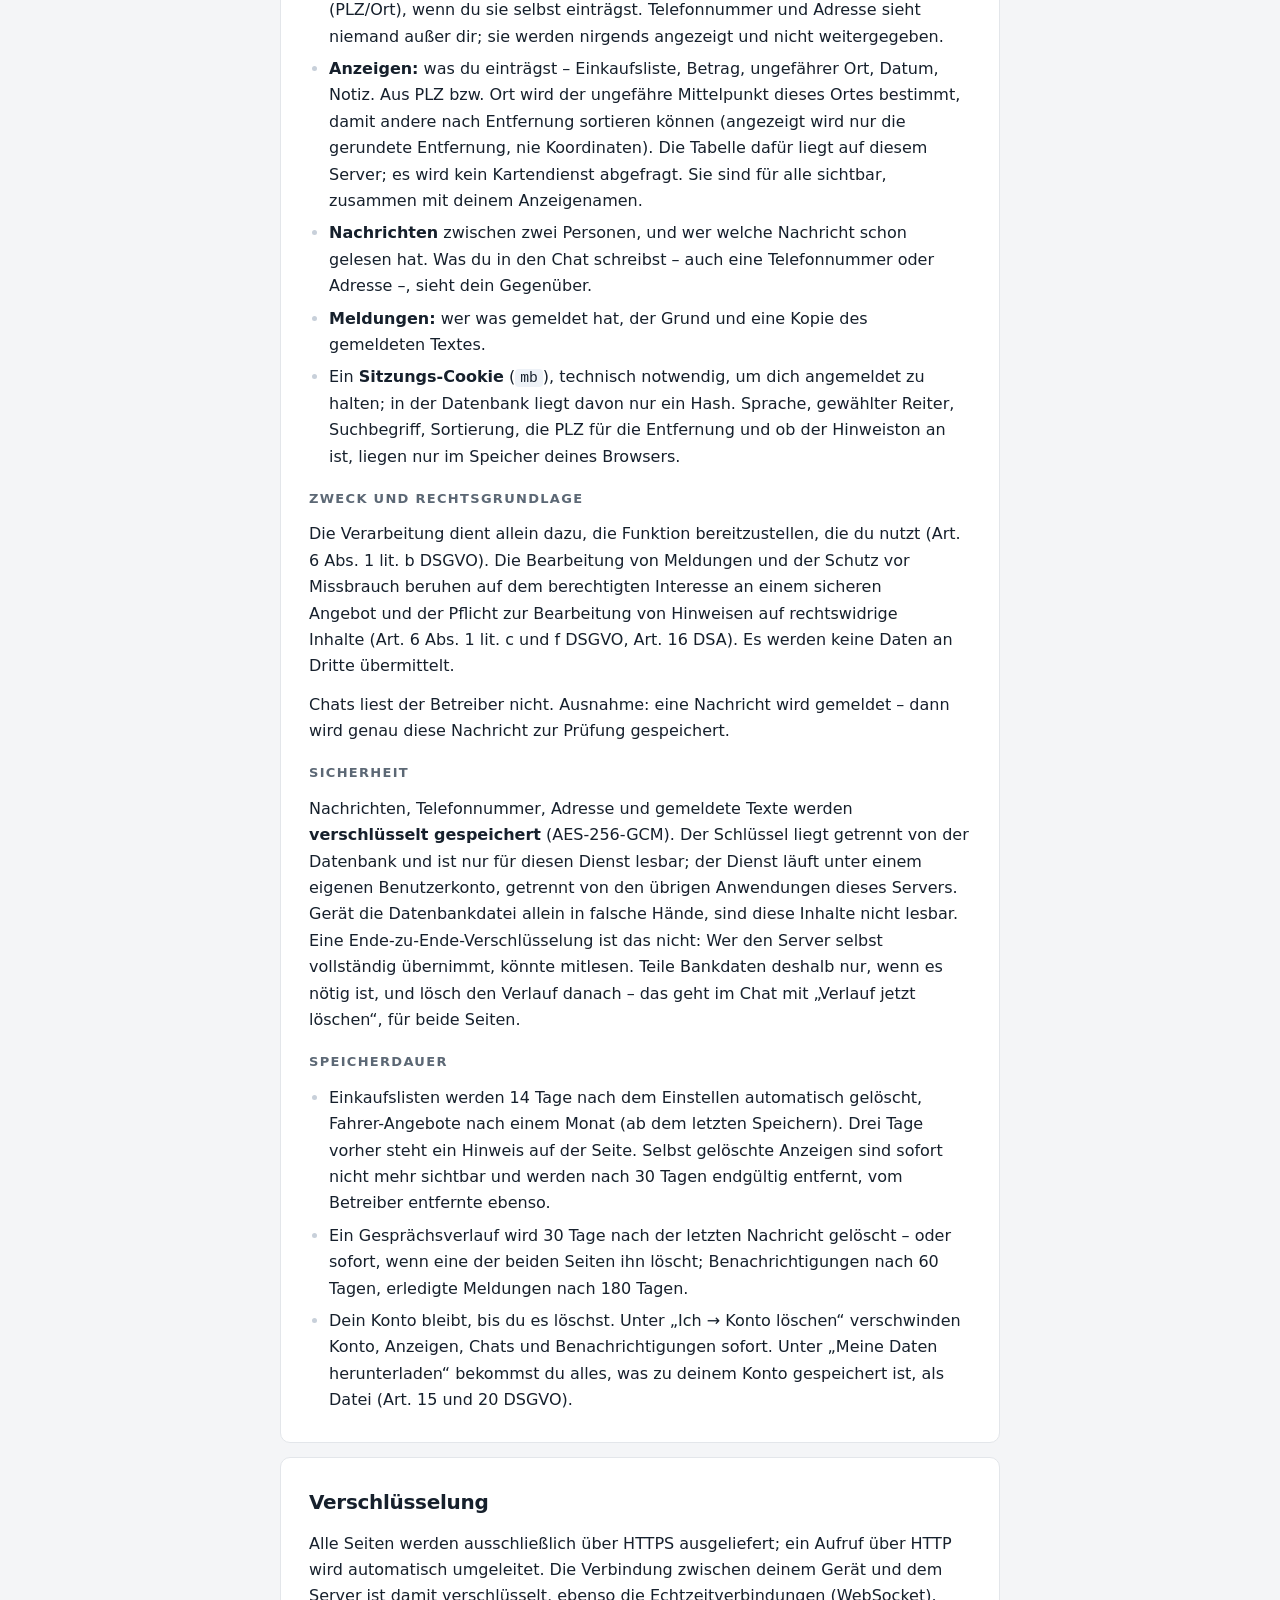
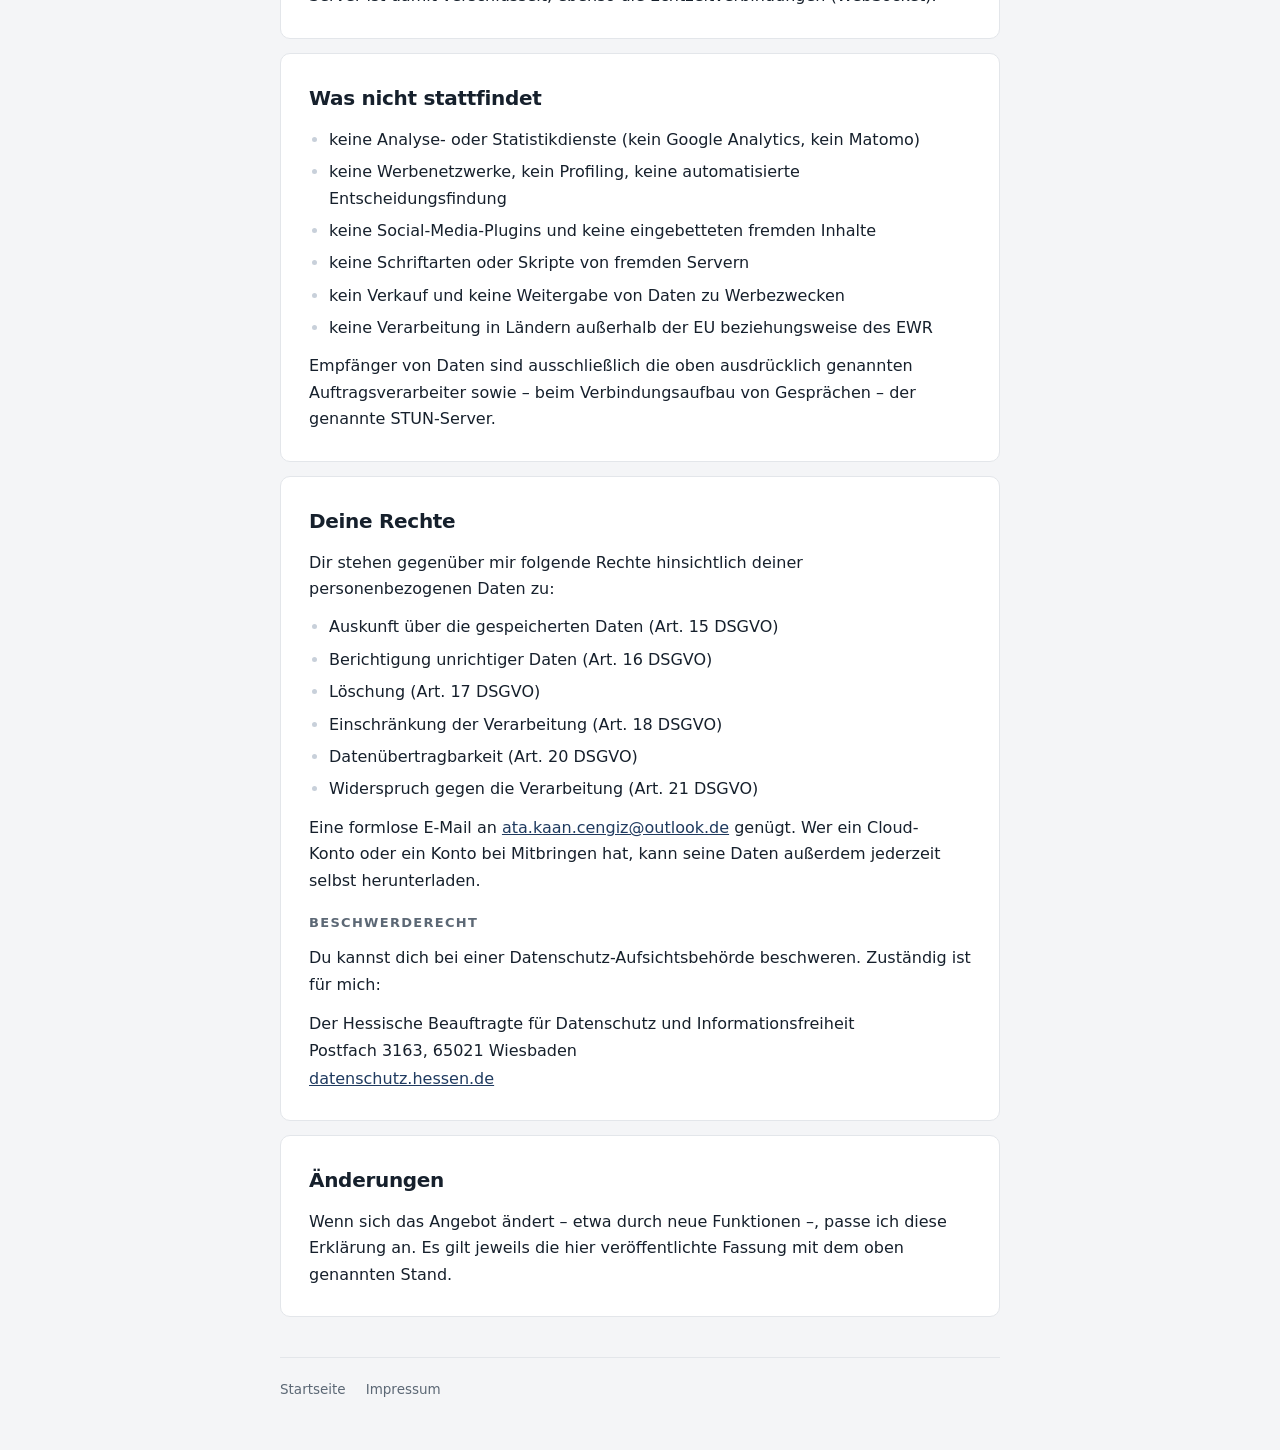
<file: recht/datenschutz/index.html>
<!DOCTYPE html>
<html lang="de">
<head>
<meta charset="utf-8">
<meta name="viewport" content="width=device-width, initial-scale=1, viewport-fit=cover">
<title>Datenschutzerklärung – inf-zeus.de</title>
<meta name="description" content="Welche Daten inf-zeus.de verarbeitet: Server-Logs, Nextcloud-Konten und -Inhalte, Talk-Verbindungen, E-Mail-Versand. Keine Tracker, keine Werbung.">
<meta name="theme-color" content="#f4f5f7">
<meta name="robots" content="index, follow">
<link rel="icon" href="data:image/svg+xml,<svg xmlns='http://www.w3.org/2000/svg' viewBox='0 0 32 32'><rect width='32' height='32' rx='7' fill='%231f3a5f'/><text x='16' y='22' font-family='system-ui,sans-serif' font-size='17' font-weight='700' fill='%23ffffff' text-anchor='middle'>Z</text></svg>">
<link rel="stylesheet" href="/recht/stil.css">
</head>
<body>

<header>
  <a class="zurueck" href="/">← Zurück zur Startseite</a>
  <h1>Datenschutz</h1>
  <p class="stand">Stand: 20. Oktober 2026</p>
</header>

<main>

  <section>
    <h2>Kurz gesagt</h2>
    <p>Dieses Angebot kommt ohne Tracking, ohne Werbung und ohne Analysedienste
      aus. Es werden keine Schriftarten, Skripte oder Bilder von fremden Servern
      nachgeladen, und es gibt keine Cookies zu Analyse- oder Werbezwecken –
      deshalb auch kein Einwilligungsbanner.</p>
    <p>Wer nur die Startseite aufruft, hinterlässt nichts außer einem Eintrag im
      Server-Protokoll. Alles Weitere fällt erst an, wenn eine der Anwendungen
      tatsächlich genutzt wird; die Abschnitte unten sind deshalb nach Bereichen
      geordnet.</p>
  </section>

  <section>
    <h2>Verantwortlicher</h2>
    <address>
      Ata Kaan Cengiz<br>
      Frankfurter Str. 35<br>
      63628 Bad Soden-Salmünster<br>
      Deutschland<br>
      <a href="mailto:ata.kaan.cengiz@outlook.de">ata.kaan.cengiz@outlook.de</a>
    </address>
    <p>Eine Datenschutzbeauftragte oder einen Datenschutzbeauftragten muss ich
      für dieses Angebot nicht benennen.</p>
  </section>

  <section>
    <h2>Hosting</h2>
    <p>Das Angebot läuft auf einem virtuellen Server der STRATO GmbH,
      Pascalstraße 10, 10587 Berlin. Der Standort des Rechenzentrums liegt in
      Deutschland. STRATO verarbeitet die anfallenden Daten ausschließlich in
      meinem Auftrag und nach meinen Weisungen; Grundlage ist ein Vertrag über
      Auftragsverarbeitung nach Art. 28 DSGVO.</p>
  </section>

  <section>
    <h2>Server-Logdateien</h2>
    <p>Beim Abruf jeder Seite speichert der Webserver automatisch einen Eintrag in
      einer Protokolldatei. Erfasst werden:</p>
    <ul>
      <li>IP-Adresse des anfragenden Geräts</li>
      <li>Datum und Uhrzeit des Zugriffs</li>
      <li>aufgerufene Adresse und übertragene Datenmenge</li>
      <li>Statuscode der Antwort</li>
      <li>zuvor besuchte Seite (Referrer), sofern der Browser sie sendet</li>
      <li>Browser- und Betriebssystemkennung (User-Agent)</li>
    </ul>
    <h3>Zweck und Rechtsgrundlage</h3>
    <p>Diese Daten sind zum Betrieb und zur Absicherung des Servers erforderlich –
      etwa um Störungen zu finden und Angriffe zu erkennen. Rechtsgrundlage ist
      Art. 6 Abs. 1 lit. f DSGVO; mein berechtigtes Interesse liegt im stabilen und
      sicheren Betrieb.</p>
    <h3>Speicherdauer</h3>
    <p>Die Protokolldateien werden täglich gewechselt und nach 14 Tagen
      automatisch gelöscht. Eine Zusammenführung mit anderen Daten findet nicht
      statt.</p>
  </section>

  <section>
    <h2>Startseite</h2>
    <p>Die Startseite besteht aus einer einzigen Datei. Sie lädt nichts nach,
      führt kein JavaScript aus, setzt keine Cookies und speichert nichts in
      deinem Browser. Über die oben genannten Protokolleinträge hinaus fallen
      hier keine Daten an.</p>
  </section>

  <section>
    <h2>Nextcloud</h2>
    <p>Unter <code>/nextcloud/</code> läuft eine selbst betriebene
      Nextcloud-Instanz für einen begrenzten, persönlich bekannten Nutzerkreis.
      Die Nutzung setzt ein Konto voraus, das ich vergebe; eine offene
      Registrierung gibt es nicht.</p>

    <h3>Kontodaten</h3>
    <p>Zum Konto gehören Benutzername, Anzeigename, E-Mail-Adresse und das
      Passwort. Das Passwort wird ausschließlich als kryptografischer Hashwert
      gespeichert und ist mir im Klartext nicht zugänglich. Ergänzend hält
      Nextcloud technische Angaben wie den Zeitpunkt der letzten Anmeldung, aktive
      Sitzungen und angelegte Geräte-Passwörter vor.</p>

    <h3>Inhalte</h3>
    <p>Verarbeitet werden die Daten, die Nutzerinnen und Nutzer selbst einstellen:
      hochgeladene Dateien einschließlich ihrer Metadaten, Kalender- und
      Kontakteinträge, Freigaben, Kommentare sowie Chat- und Gesprächsverläufe.
      Über welche Inhalte das sind, entscheidet allein die jeweilige Person.</p>
    <p>Als Betreiber habe ich technisch die Möglichkeit, auf gespeicherte Daten
      zuzugreifen. Ich tue das nicht anlasslos, sondern nur, soweit es für den
      Betrieb, die Fehlersuche oder eine ausdrückliche Bitte um Hilfe
      erforderlich ist.</p>

    <h3>Protokolle innerhalb der Cloud</h3>
    <p>Nextcloud führt eine Aktivitätenliste (etwa: Datei angelegt, geteilt,
      geändert) sowie ein technisches Fehlerprotokoll. Beides dient der
      Nachvollziehbarkeit im eigenen Konto und der Fehlersuche.</p>

    <h3>Cookies und lokale Speicherung</h3>
    <p>Nextcloud setzt für die Anmeldung ein Sitzungscookie und speichert
      Oberflächeneinstellungen im Browser. Diese Speicherung ist für den von dir
      angeforderten Dienst unbedingt erforderlich und daher nach § 25 Abs. 2 Nr. 2
      TDDDG einwilligungsfrei. Cookies zu Analyse- oder Werbezwecken werden nicht
      gesetzt.</p>

    <h3>Audio- und Videogespräche (Talk)</h3>
    <p>Für Gespräche kommt Nextcloud Talk zum Einsatz. Die Gesprächsinhalte laufen
      über einen Signalisierungs- und Vermittlungsdienst, der auf demselben Server
      betrieben wird.</p>
    <p>Zum Verbindungsaufbau greift Talk zusätzlich auf einen sogenannten
      STUN-Server zurück, um die öffentliche IP-Adresse der Beteiligten zu
      ermitteln. Voreingestellt ist dafür <code>stun.nextcloud.com</code>, betrieben
      von der Nextcloud GmbH, Hauptstr. 3, 70563 Stuttgart. Dabei wird die
      IP-Adresse des Geräts an diesen Server übermittelt; Gesprächsinhalte werden
      nicht übertragen. Rechtsgrundlage ist Art. 6 Abs. 1 lit. f DSGVO –
      berechtigtes Interesse am Zustandekommen der Verbindung.</p>

    <h3>Dokumentbearbeitung</h3>
    <p>Das Bearbeiten von Text- und Tabellendokumenten läuft über eine auf
      demselben Server installierte Komponente. Dokumente verlassen den Server
      dafür nicht; eine Übermittlung an einen externen Office-Dienst findet nicht
      statt.</p>

    <h3>E-Mail-Versand</h3>
    <p>Für Systemnachrichten – etwa Einladungen, Freigabe-Benachrichtigungen und
      das Zurücksetzen von Passwörtern – versendet die Cloud E-Mails über den
      Dienstleister Brevo (Brevo GmbH, Köln). Übermittelt werden dabei die
      Empfängeradresse und der Inhalt der jeweiligen Nachricht. Brevo verarbeitet
      diese Daten in meinem Auftrag nach Art. 28 DSGVO.</p>

    <h3>Rechtsgrundlage und Speicherdauer</h3>
    <p>Rechtsgrundlage für Konto und Inhalte ist Art. 6 Abs. 1 lit. b DSGVO: Die
      Verarbeitung ist zur Erfüllung des Nutzungsverhältnisses erforderlich, in
      dessen Rahmen ich den Speicherplatz zur Verfügung stelle.</p>
    <p>Die Daten bleiben gespeichert, solange das Konto besteht. Auf Wunsch lösche
      ich ein Konto samt zugehöriger Inhalte; eine kurze E-Mail genügt. Nach der
      Löschung sind die Daten nicht wiederherstellbar. Sicherungskopien können die
      Daten technisch bedingt noch für kurze Zeit enthalten und werden turnusmäßig
      überschrieben.</p>

    <p class="hinweis">Bitte lade keine Daten hoch, deren Verlust dich empfindlich
      träfe, ohne eine eigene Sicherungskopie zu behalten. Es handelt sich um ein
      privat betriebenes Angebot ohne zugesicherte Verfügbarkeit.</p>
  </section>

  <section>
    <h2>Auswertungswerkzeuge</h2>
    <p>Die beiden Werkzeuge unter <code>/tradebot_value/</code> und
      <code>/tradingbot_momentum/</code> sind durch eine Zugangsabfrage geschützt
      und ausschließlich für meinen eigenen Gebrauch bestimmt. Es gibt dort keine
      Benutzerkonten und keinen Publikumsverkehr; über die Server-Logdateien und
      die übermittelten Zugangsdaten hinaus fallen keine personenbezogenen Daten
      an.</p>
    <p>Zur Auswertung ruft der Server im Hintergrund öffentlich zugängliche Kurs-
      und Unternehmensdaten von externen Quellen ab. Diese Abrufe gehen vom Server
      aus; Daten von Besucherinnen und Besuchern werden dabei nicht
      übermittelt.</p>
  </section>

  <section>
    <h2>Spiele</h2>
    <p>Für den Spielebereich unter <code>/spiele/</code> gilt eine eigene, auf die
      dortigen Funktionen zugeschnittene Erklärung – sie beschreibt Spielernamen,
      Bestenlisten, die Speicherung im Browser und das Formular zum Melden von
      Fehlern im Einzelnen.</p>
    <p><a href="/datenschutz/">Zur Datenschutzerklärung des Spielebereichs →</a></p>
  </section>

  <section id="mitbringen">
    <h2>Mitbringen (Einkaufslisten)</h2>
    <p>Unter <code>/mitbringen/</code> können Nutzerinnen und Nutzer Einkaufslisten mit einem
      Trinkgeld aufgeben, sich als Fahrer eintragen und miteinander schreiben. Die Listen
      sind ohne Konto lesbar; wer etwas aufgibt, übernimmt oder schreibt, braucht ein Konto.</p>

    <h3>Was gespeichert wird</h3>
    <ul>
      <li><b>Konto:</b> der selbst gewählte Name, das Passwort ausschließlich als gesalzener
        Hash (PBKDF2), Zeitpunkt der Anlage und der letzten Nutzung, die Bestätigung der
        Volljährigkeit. Optional: Telefonnummer, Adresse und ein ungefährer Ort (PLZ/Ort),
        wenn du sie selbst einträgst. Telefonnummer und Adresse sieht niemand außer dir; sie
        werden nirgends angezeigt und nicht weitergegeben.</li>
      <li><b>Anzeigen:</b> was du einträgst – Einkaufsliste, Betrag, ungefährer Ort, Datum,
        Notiz. Aus PLZ bzw. Ort wird der ungefähre Mittelpunkt dieses Ortes bestimmt, damit
        andere nach Entfernung sortieren können (angezeigt wird nur die gerundete Entfernung,
        nie Koordinaten). Die Tabelle dafür liegt auf diesem Server; es wird kein
        Kartendienst abgefragt. Sie sind für alle sichtbar, zusammen mit deinem Anzeigenamen.</li>
      <li><b>Nachrichten</b> zwischen zwei Personen, und wer welche Nachricht schon gelesen
        hat. Was du in den Chat schreibst – auch eine Telefonnummer oder Adresse –, sieht dein
        Gegenüber.</li>
      <li><b>Meldungen:</b> wer was gemeldet hat, der Grund und eine Kopie des gemeldeten
        Textes.</li>
      <li>Ein <b>Sitzungs-Cookie</b> (<code>mb</code>), technisch notwendig, um dich angemeldet
        zu halten; in der Datenbank liegt davon nur ein Hash.
        Sprache, gewählter Reiter, Suchbegriff, Sortierung, die PLZ für die Entfernung und
        ob der Hinweiston an ist, liegen nur im Speicher deines Browsers.</li>
    </ul>

    <h3>Zweck und Rechtsgrundlage</h3>
    <p>Die Verarbeitung dient allein dazu, die Funktion bereitzustellen, die du nutzt
      (Art. 6 Abs. 1 lit. b DSGVO). Die Bearbeitung von Meldungen und der Schutz vor Missbrauch
      beruhen auf dem berechtigten Interesse an einem sicheren Angebot und der Pflicht zur
      Bearbeitung von Hinweisen auf rechtswidrige Inhalte (Art. 6 Abs. 1 lit. c und f DSGVO,
      Art. 16 DSA). Es werden keine Daten an Dritte übermittelt.</p>
    <p>Chats liest der Betreiber nicht. Ausnahme: eine Nachricht wird gemeldet – dann wird
      genau diese Nachricht zur Prüfung gespeichert.</p>

    <h3>Sicherheit</h3>
    <p>Nachrichten, Telefonnummer, Adresse und gemeldete Texte werden <b>verschlüsselt
      gespeichert</b> (AES-256-GCM). Der Schlüssel liegt getrennt von der Datenbank und ist
      nur für diesen Dienst lesbar; der Dienst läuft unter einem eigenen Benutzerkonto,
      getrennt von den übrigen Anwendungen dieses Servers. Gerät die Datenbankdatei allein
      in falsche Hände, sind diese Inhalte nicht lesbar. Eine Ende-zu-Ende-Verschlüsselung
      ist das nicht: Wer den Server selbst vollständig übernimmt, könnte mitlesen. Teile
      Bankdaten deshalb nur, wenn es nötig ist, und lösch den Verlauf danach – das geht im
      Chat mit „Verlauf jetzt löschen“, für beide Seiten.</p>

    <h3>Speicherdauer</h3>
    <ul>
      <li>Einkaufslisten werden 14 Tage nach dem Einstellen automatisch gelöscht,
        Fahrer-Angebote nach einem Monat (ab dem letzten Speichern). Drei Tage vorher steht
        ein Hinweis auf der Seite. Selbst gelöschte Anzeigen sind sofort nicht mehr sichtbar
        und werden nach 30 Tagen endgültig entfernt, vom Betreiber entfernte ebenso.</li>
      <li>Ein Gesprächsverlauf wird 30 Tage nach der letzten Nachricht gelöscht – oder
        sofort, wenn eine der beiden Seiten ihn löscht;
        Benachrichtigungen nach 60 Tagen, erledigte Meldungen nach 180 Tagen.</li>
      <li>Dein Konto bleibt, bis du es löschst. Unter „Ich → Konto löschen“ verschwinden
        Konto, Anzeigen, Chats und Benachrichtigungen sofort. Unter „Meine Daten
        herunterladen“ bekommst du alles, was zu deinem Konto gespeichert ist, als Datei
        (Art. 15 und 20 DSGVO).</li>
    </ul>
  </section>

  <section>
    <h2>Verschlüsselung</h2>
    <p>Alle Seiten werden ausschließlich über HTTPS ausgeliefert; ein Aufruf über
      HTTP wird automatisch umgeleitet. Die Verbindung zwischen deinem Gerät und
      dem Server ist damit verschlüsselt, ebenso die Echtzeitverbindungen
      (WebSocket).</p>
  </section>

  <section>
    <h2>Was nicht stattfindet</h2>
    <ul>
      <li>keine Analyse- oder Statistikdienste (kein Google Analytics, kein Matomo)</li>
      <li>keine Werbenetzwerke, kein Profiling, keine automatisierte
        Entscheidungsfindung</li>
      <li>keine Social-Media-Plugins und keine eingebetteten fremden Inhalte</li>
      <li>keine Schriftarten oder Skripte von fremden Servern</li>
      <li>kein Verkauf und keine Weitergabe von Daten zu Werbezwecken</li>
      <li>keine Verarbeitung in Ländern außerhalb der EU beziehungsweise des EWR</li>
    </ul>
    <p>Empfänger von Daten sind ausschließlich die oben ausdrücklich genannten
      Auftragsverarbeiter sowie – beim Verbindungsaufbau von Gesprächen – der
      genannte STUN-Server.</p>
  </section>

  <section>
    <h2>Deine Rechte</h2>
    <p>Dir stehen gegenüber mir folgende Rechte hinsichtlich deiner
      personenbezogenen Daten zu:</p>
    <ul>
      <li>Auskunft über die gespeicherten Daten (Art. 15 DSGVO)</li>
      <li>Berichtigung unrichtiger Daten (Art. 16 DSGVO)</li>
      <li>Löschung (Art. 17 DSGVO)</li>
      <li>Einschränkung der Verarbeitung (Art. 18 DSGVO)</li>
      <li>Datenübertragbarkeit (Art. 20 DSGVO)</li>
      <li>Widerspruch gegen die Verarbeitung (Art. 21 DSGVO)</li>
    </ul>
    <p>Eine formlose E-Mail an
      <a href="mailto:ata.kaan.cengiz@outlook.de">ata.kaan.cengiz@outlook.de</a>
      genügt. Wer ein Cloud-Konto oder ein Konto bei Mitbringen hat, kann seine Daten
      außerdem jederzeit selbst herunterladen.</p>
    <h3>Beschwerderecht</h3>
    <p>Du kannst dich bei einer Datenschutz-Aufsichtsbehörde beschweren. Zuständig
      ist für mich:</p>
    <address>
      Der Hessische Beauftragte für Datenschutz und Informationsfreiheit<br>
      Postfach 3163, 65021 Wiesbaden<br>
      <a href="https://datenschutz.hessen.de">datenschutz.hessen.de</a>
    </address>
  </section>

  <section>
    <h2>Änderungen</h2>
    <p>Wenn sich das Angebot ändert – etwa durch neue Funktionen –, passe ich diese
      Erklärung an. Es gilt jeweils die hier veröffentlichte Fassung mit dem oben
      genannten Stand.</p>
  </section>

</main>

<footer>
  <a href="/">Startseite</a>
  <a href="/recht/impressum/">Impressum</a>
</footer>

</body>
</html>
</file>
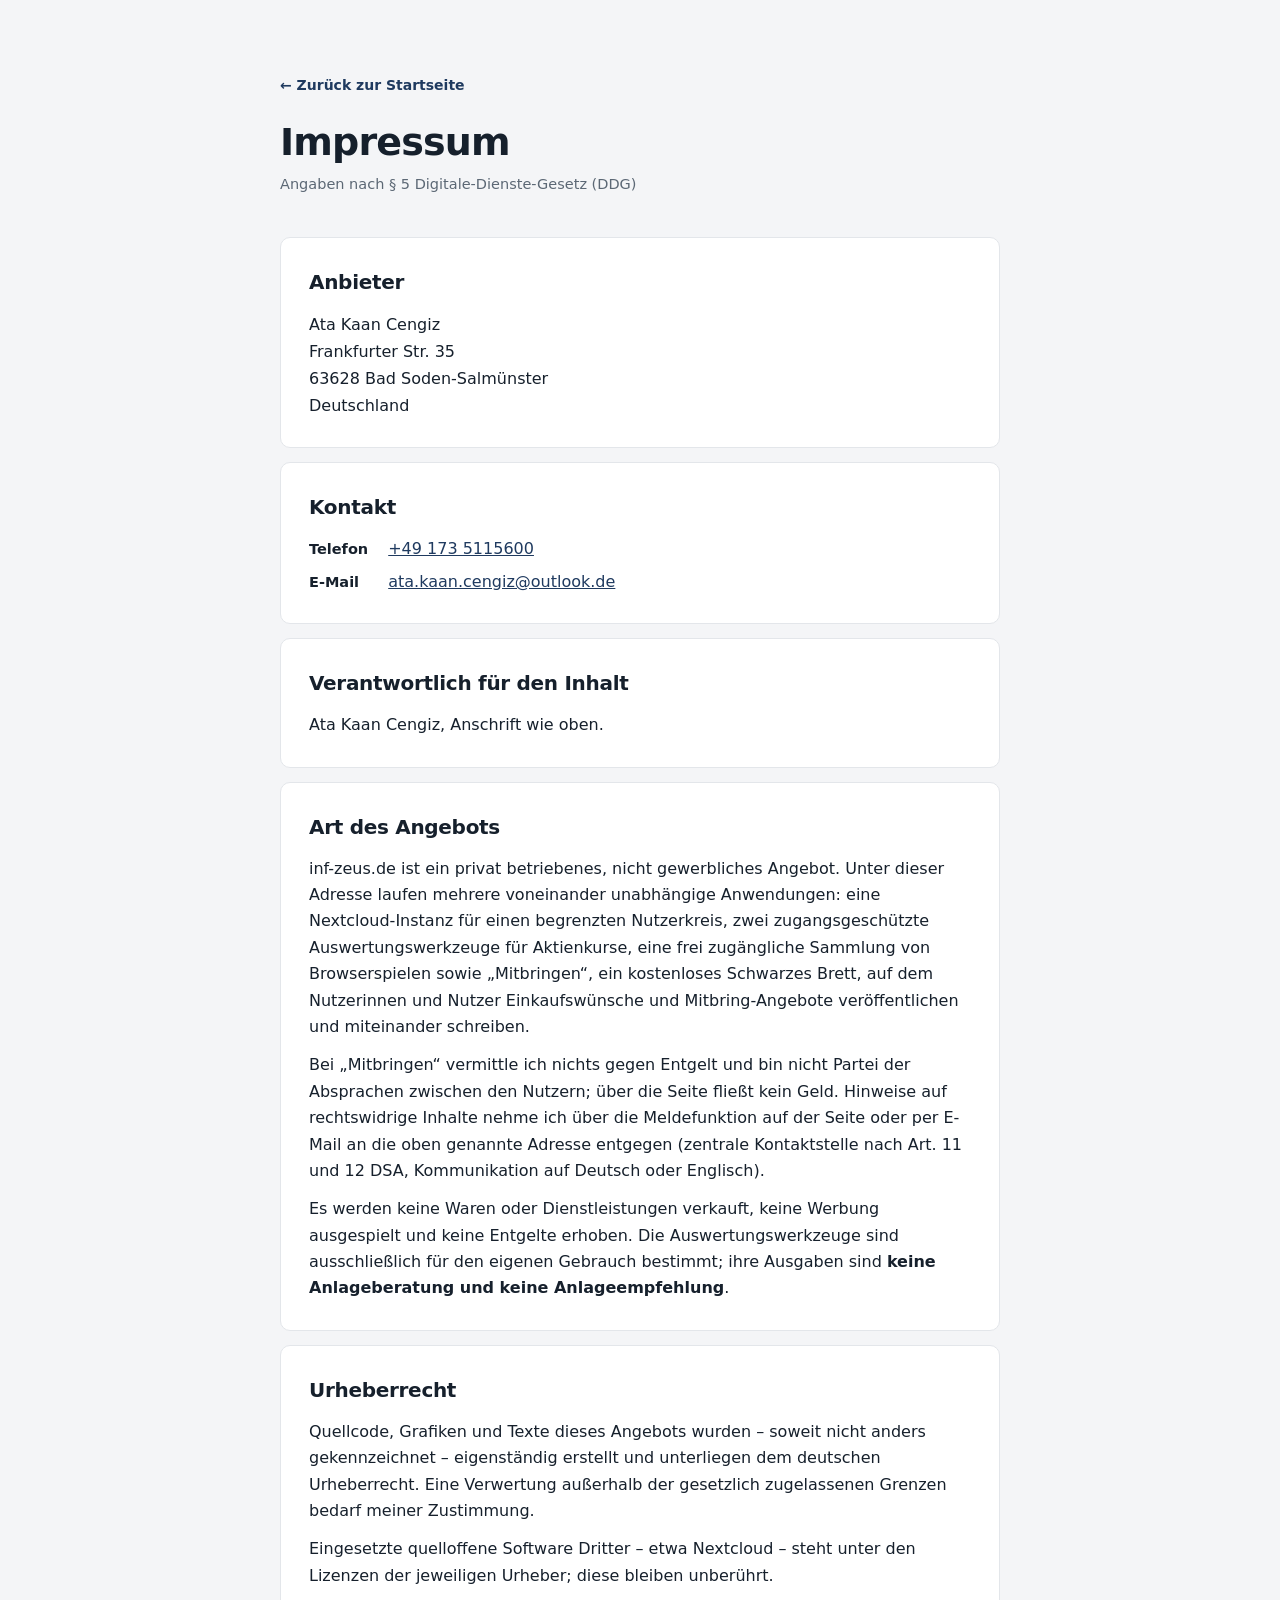
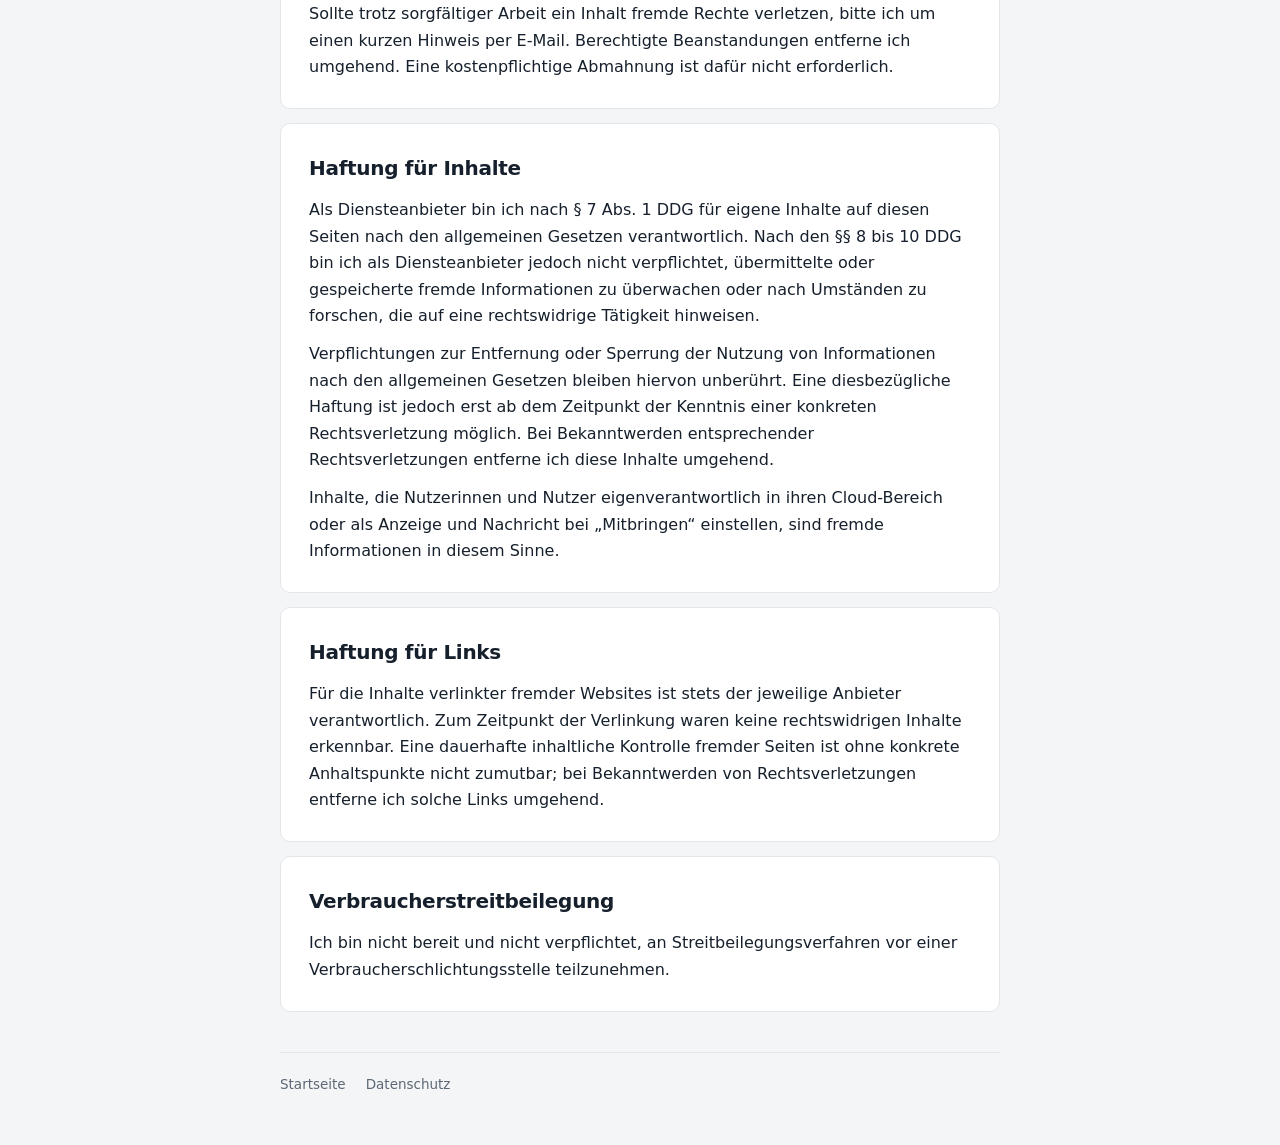
<file: recht/impressum/index.html>
<!DOCTYPE html>
<html lang="de">
<head>
<meta charset="utf-8">
<meta name="viewport" content="width=device-width, initial-scale=1, viewport-fit=cover">
<title>Impressum – inf-zeus.de</title>
<meta name="description" content="Anbieterkennzeichnung nach § 5 DDG für inf-zeus.de.">
<meta name="theme-color" content="#f4f5f7">
<meta name="robots" content="index, follow">
<link rel="icon" href="data:image/svg+xml,<svg xmlns='http://www.w3.org/2000/svg' viewBox='0 0 32 32'><rect width='32' height='32' rx='7' fill='%231f3a5f'/><text x='16' y='22' font-family='system-ui,sans-serif' font-size='17' font-weight='700' fill='%23ffffff' text-anchor='middle'>Z</text></svg>">
<link rel="stylesheet" href="/recht/stil.css">
</head>
<body>

<header>
  <a class="zurueck" href="/">← Zurück zur Startseite</a>
  <h1>Impressum</h1>
  <p class="stand">Angaben nach § 5 Digitale-Dienste-Gesetz (DDG)</p>
</header>

<main>

  <section>
    <h2>Anbieter</h2>
    <address>
      Ata Kaan Cengiz<br>
      Frankfurter Str. 35<br>
      63628 Bad Soden-Salmünster<br>
      Deutschland
    </address>
  </section>

  <section>
    <h2>Kontakt</h2>
    <dl>
      <dt>Telefon</dt>
      <dd><a href="tel:+491735115600">+49 173 5115600</a></dd>
      <dt>E-Mail</dt>
      <dd><a href="mailto:ata.kaan.cengiz@outlook.de">ata.kaan.cengiz@outlook.de</a></dd>
    </dl>
  </section>

  <section>
    <h2>Verantwortlich für den Inhalt</h2>
    <p>Ata Kaan Cengiz, Anschrift wie oben.</p>
  </section>

  <section>
    <h2>Art des Angebots</h2>
    <p>inf-zeus.de ist ein privat betriebenes, nicht gewerbliches Angebot. Unter
      dieser Adresse laufen mehrere voneinander unabhängige Anwendungen: eine
      Nextcloud-Instanz für einen begrenzten Nutzerkreis, zwei zugangsgeschützte
      Auswertungswerkzeuge für Aktienkurse, eine frei zugängliche Sammlung
      von Browserspielen sowie „Mitbringen“, ein kostenloses Schwarzes Brett, auf dem
      Nutzerinnen und Nutzer Einkaufswünsche und Mitbring-Angebote veröffentlichen und
      miteinander schreiben.</p>
    <p>Bei „Mitbringen“ vermittle ich nichts gegen Entgelt und bin nicht Partei der
      Absprachen zwischen den Nutzern; über die Seite fließt kein Geld. Hinweise auf
      rechtswidrige Inhalte nehme ich über die Meldefunktion auf der Seite oder per
      E-Mail an die oben genannte Adresse entgegen (zentrale Kontaktstelle nach
      Art. 11 und 12 DSA, Kommunikation auf Deutsch oder Englisch).</p>
    <p>Es werden keine Waren oder Dienstleistungen verkauft, keine Werbung
      ausgespielt und keine Entgelte erhoben. Die Auswertungswerkzeuge sind
      ausschließlich für den eigenen Gebrauch bestimmt; ihre Ausgaben sind
      <strong>keine Anlageberatung und keine Anlageempfehlung</strong>.</p>
  </section>

  <section>
    <h2>Urheberrecht</h2>
    <p>Quellcode, Grafiken und Texte dieses Angebots wurden – soweit nicht anders
      gekennzeichnet – eigenständig erstellt und unterliegen dem deutschen
      Urheberrecht. Eine Verwertung außerhalb der gesetzlich zugelassenen Grenzen
      bedarf meiner Zustimmung.</p>
    <p>Eingesetzte quelloffene Software Dritter – etwa Nextcloud – steht unter den
      Lizenzen der jeweiligen Urheber; diese bleiben unberührt.</p>
    <p>Sollte trotz sorgfältiger Arbeit ein Inhalt fremde Rechte verletzen, bitte
      ich um einen kurzen Hinweis per E-Mail. Berechtigte Beanstandungen entferne
      ich umgehend. Eine kostenpflichtige Abmahnung ist dafür nicht
      erforderlich.</p>
  </section>

  <section>
    <h2>Haftung für Inhalte</h2>
    <p>Als Diensteanbieter bin ich nach § 7 Abs. 1 DDG für eigene Inhalte auf
      diesen Seiten nach den allgemeinen Gesetzen verantwortlich. Nach den
      §§ 8 bis 10 DDG bin ich als Diensteanbieter jedoch nicht verpflichtet,
      übermittelte oder gespeicherte fremde Informationen zu überwachen oder nach
      Umständen zu forschen, die auf eine rechtswidrige Tätigkeit hinweisen.</p>
    <p>Verpflichtungen zur Entfernung oder Sperrung der Nutzung von Informationen
      nach den allgemeinen Gesetzen bleiben hiervon unberührt. Eine diesbezügliche
      Haftung ist jedoch erst ab dem Zeitpunkt der Kenntnis einer konkreten
      Rechtsverletzung möglich. Bei Bekanntwerden entsprechender Rechtsverletzungen
      entferne ich diese Inhalte umgehend.</p>
    <p>Inhalte, die Nutzerinnen und Nutzer eigenverantwortlich in ihren
      Cloud-Bereich oder als Anzeige und Nachricht bei „Mitbringen“ einstellen, sind
      fremde Informationen in diesem Sinne.</p>
  </section>

  <section>
    <h2>Haftung für Links</h2>
    <p>Für die Inhalte verlinkter fremder Websites ist stets der jeweilige
      Anbieter verantwortlich. Zum Zeitpunkt der Verlinkung waren keine
      rechtswidrigen Inhalte erkennbar. Eine dauerhafte inhaltliche Kontrolle
      fremder Seiten ist ohne konkrete Anhaltspunkte nicht zumutbar; bei
      Bekanntwerden von Rechtsverletzungen entferne ich solche Links
      umgehend.</p>
  </section>

  <section>
    <h2>Verbraucherstreitbeilegung</h2>
    <p>Ich bin nicht bereit und nicht verpflichtet, an Streitbeilegungsverfahren
      vor einer Verbraucherschlichtungsstelle teilzunehmen.</p>
  </section>

</main>

<footer>
  <a href="/">Startseite</a>
  <a href="/recht/datenschutz/">Datenschutz</a>
</footer>

</body>
</html>
</file>
<file: recht.css>
/* Gemeinsames Aussehen für Impressum und Datenschutzerklärung.
   Bewusst eine eigene Datei statt zweimal inline: die beiden Seiten sollen
   nie auseinanderlaufen. Farben und Schrift kommen von /spiele/. */

:root {
  --bg: #0a0713;
  --panel: rgba(28, 18, 50, .66);
  --line: rgba(160, 120, 255, .16);
  --ink: #f2ecff;
  --dim: #9c8fc2;
  --akzent: #29e7ff;
  --radius: 18px;
}

* { box-sizing: border-box; margin: 0; padding: 0; }

html { -webkit-text-size-adjust: 100%; }

body {
  min-height: 100dvh;
  background:
    radial-gradient(90vw 60dvh at 12% -12%, #2a1150 0%, transparent 62%),
    radial-gradient(80vw 55dvh at 105% 108%, #10314c 0%, transparent 60%),
    var(--bg);
  background-attachment: fixed;
  color: var(--ink);
  font: 400 16px/1.65 system-ui, -apple-system, "Segoe UI", Roboto, sans-serif;
  display: flex;
  flex-direction: column;
  align-items: center;
  padding: clamp(28px, 7vw, 64px) 18px calc(48px + env(safe-area-inset-bottom));
  gap: clamp(22px, 4vw, 36px);
}

header, main, footer { width: 100%; max-width: 720px; }

.zurueck {
  display: inline-block;
  color: var(--dim);
  text-decoration: none;
  font-size: 14px;
  margin-bottom: 18px;
  transition: color .18s ease;
}
.zurueck:hover, .zurueck:focus-visible { color: var(--akzent); outline: none; }

h1 {
  font-size: clamp(32px, 9vw, 52px);
  line-height: 1;
  letter-spacing: -.03em;
  font-weight: 800;
  background: linear-gradient(100deg, #ff2e88 0%, #b06bff 42%, #29e7ff 100%);
  -webkit-background-clip: text;
  background-clip: text;
  color: transparent;
  padding-bottom: .08em;
}

.stand { color: var(--dim); font-size: 14px; margin-top: 10px; }

main {
  display: flex;
  flex-direction: column;
  gap: 18px;
}

section {
  padding: 20px 22px;
  border: 1px solid var(--line);
  border-radius: var(--radius);
  background: var(--panel);
  backdrop-filter: blur(6px);
}

h2 {
  font-size: clamp(18px, 4.5vw, 21px);
  font-weight: 700;
  letter-spacing: -.01em;
  margin-bottom: 10px;
}

h3 {
  font-size: 16px;
  font-weight: 650;
  margin: 16px 0 6px;
  color: var(--akzent);
}

p + p { margin-top: 10px; }
p, li { text-wrap: pretty; }

ul { margin: 8px 0 0 20px; }
li + li { margin-top: 6px; }

dl { margin-top: 4px; }
dt { color: var(--dim); font-size: 13px; text-transform: uppercase; letter-spacing: .1em; margin-top: 12px; }
dt:first-child { margin-top: 0; }
dd { margin-left: 0; }

address { font-style: normal; line-height: 1.5; }

a { color: var(--akzent); }

.hinweis {
  border-left: 3px solid var(--akzent);
  padding-left: 14px;
  color: var(--dim);
  font-size: 15px;
}

footer {
  color: var(--dim);
  font-size: 13px;
  text-align: center;
  display: flex;
  gap: 16px;
  justify-content: center;
  flex-wrap: wrap;
}
footer a { color: inherit; }

@media (prefers-reduced-motion: reduce) {
  * { transition: none !important; }
}
</file>
<file: recht/stil.css>
/* Rechtstexte der Startseite.
 *
 * Bewusst eine eigene Datei neben /recht.css: die dortige Fassung gehoert zur
 * Spieleseite und traegt deren dunkle Farben. Diese hier gehoert zur
 * Startseite. Beide Seiten sollen ihre eigenen Rechtstexte behalten duerfen,
 * ohne dass eine Aenderung an der einen die andere umfaerbt.
 *
 * Farbwerte identisch zu /index.html – dort stehen sie inline, weil die
 * Startseite ohne einen zweiten Request auskommen soll.
 */

:root {
  --grund:   #f4f5f7;
  --flaeche: #ffffff;
  --linie:   #e3e6ea;
  --linie-stark: #c8d0da;
  --schrift: #16202c;
  --leise:   #5c6875;
  --akzent:  #1f3a5f;
  --akzent-hell: #eef2f7;
  --radius: 10px;
}

* { box-sizing: border-box; margin: 0; padding: 0; }

html { -webkit-text-size-adjust: 100%; }

body {
  min-height: 100dvh;
  background: var(--grund);
  color: var(--schrift);
  font: 400 16px/1.65 system-ui, -apple-system, "Segoe UI", Roboto, "Helvetica Neue", sans-serif;
  -webkit-font-smoothing: antialiased;
  display: flex;
  flex-direction: column;
  align-items: center;
  padding: clamp(32px, 6vw, 72px) 20px calc(48px + env(safe-area-inset-bottom));
  gap: clamp(26px, 4vw, 40px);
}

header, main, footer { width: 100%; max-width: 720px; }

/* --- Kopf ---------------------------------------------------------------- */

.zurueck {
  display: inline-block;
  margin-bottom: 22px;
  font-size: 14px;
  font-weight: 600;
  color: var(--akzent);
  text-decoration: none;
  border-bottom: 1px solid transparent;
  padding-bottom: 1px;
  transition: border-color .16s ease;
}

.zurueck:hover, .zurueck:focus-visible {
  border-color: currentColor;
  outline: none;
}

h1 {
  font-size: clamp(28px, 5.5vw, 38px);
  line-height: 1.15;
  letter-spacing: -.022em;
  font-weight: 650;
}

.stand {
  margin-top: 8px;
  color: var(--leise);
  font-size: 14.5px;
}

/* --- Textkoerper --------------------------------------------------------- */

main {
  display: flex;
  flex-direction: column;
  gap: 14px;
}

section {
  background: var(--flaeche);
  border: 1px solid var(--linie);
  border-radius: var(--radius);
  padding: clamp(20px, 4vw, 28px);
  display: flex;
  flex-direction: column;
  gap: 12px;
}

h2 {
  font-size: 20px;
  font-weight: 640;
  letter-spacing: -.015em;
}

/* Zwischenueberschrift innerhalb eines Abschnitts – deutlich leiser als h2,
   damit die Gliederung der Seite an den Kaesten haengt und nicht an ihnen
   vorbei laeuft. */
h3 {
  margin-top: 6px;
  font-size: 13px;
  font-weight: 650;
  letter-spacing: .1em;
  text-transform: uppercase;
  color: var(--leise);
}

p, li { text-wrap: pretty; }

ul {
  padding-left: 20px;
  display: flex;
  flex-direction: column;
  gap: 6px;
}

li::marker { color: var(--linie-stark); }

address {
  font-style: normal;
  line-height: 1.7;
}

dl {
  display: grid;
  grid-template-columns: auto 1fr;
  gap: 6px 20px;
  align-items: baseline;
}

dt { font-weight: 600; font-size: 14.5px; }

code {
  font-family: ui-monospace, SFMono-Regular, Menlo, Consolas, monospace;
  font-size: .92em;
  background: var(--akzent-hell);
  border-radius: 4px;
  padding: 1px 5px;
}

a { color: var(--akzent); }

a:hover, a:focus-visible { text-decoration: none; outline: none; }

strong { font-weight: 640; }

/* Ein abgesetzter Hinweis: gleiche Schriftgroesse wie der Fliesstext waere zu
   laut, ein Kasten im Kasten zu viel. Die Leiste links reicht. */
.hinweis {
  border-left: 3px solid var(--linie-stark);
  padding-left: 14px;
  color: var(--leise);
  font-size: 14.5px;
}

/* --- Fuss ---------------------------------------------------------------- */

footer {
  border-top: 1px solid var(--linie);
  padding-top: 20px;
  display: flex;
  flex-wrap: wrap;
  gap: 12px 20px;
  font-size: 13.5px;
}

footer a {
  color: var(--leise);
  text-decoration: none;
  border-bottom: 1px solid transparent;
  padding-bottom: 1px;
  transition: color .16s ease, border-color .16s ease;
}

footer a:hover, footer a:focus-visible {
  color: var(--schrift);
  border-color: var(--linie-stark);
}

@media (prefers-reduced-motion: reduce) {
  * { transition: none !important; }
}
</file>
